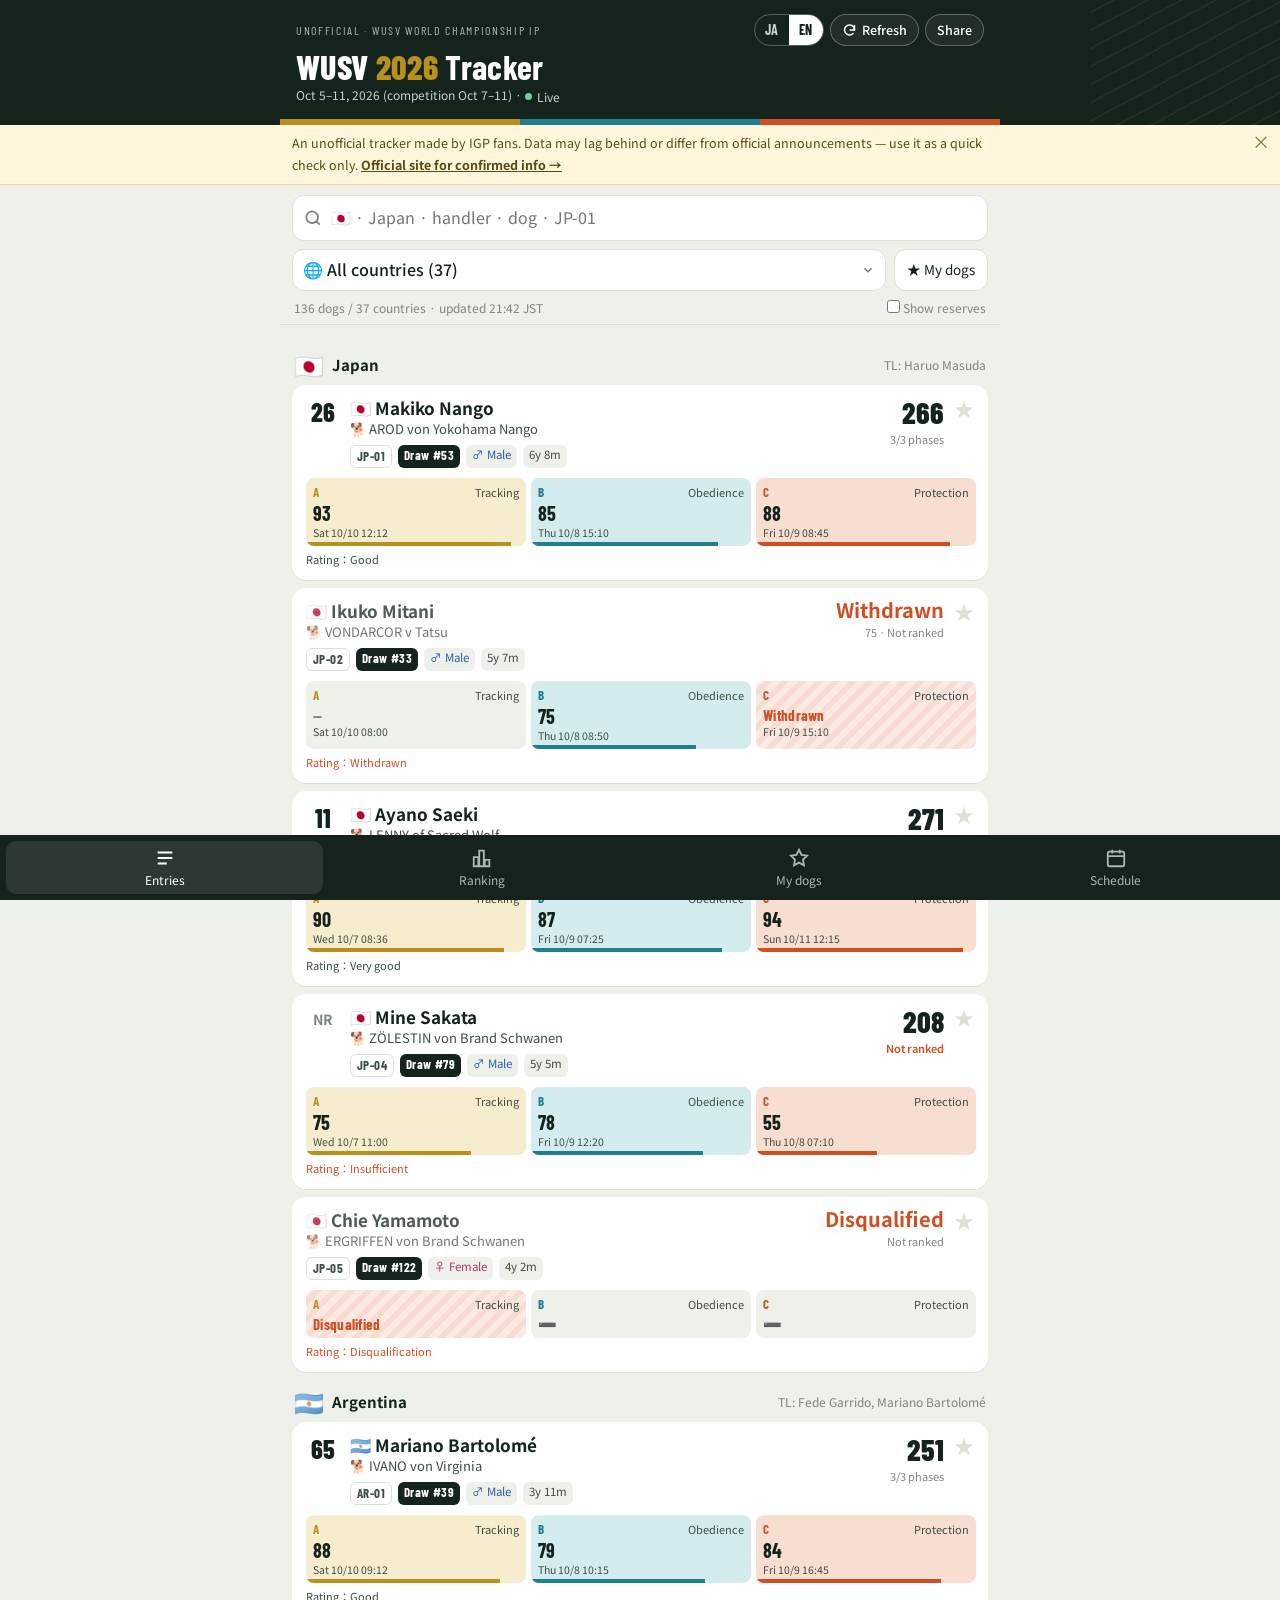
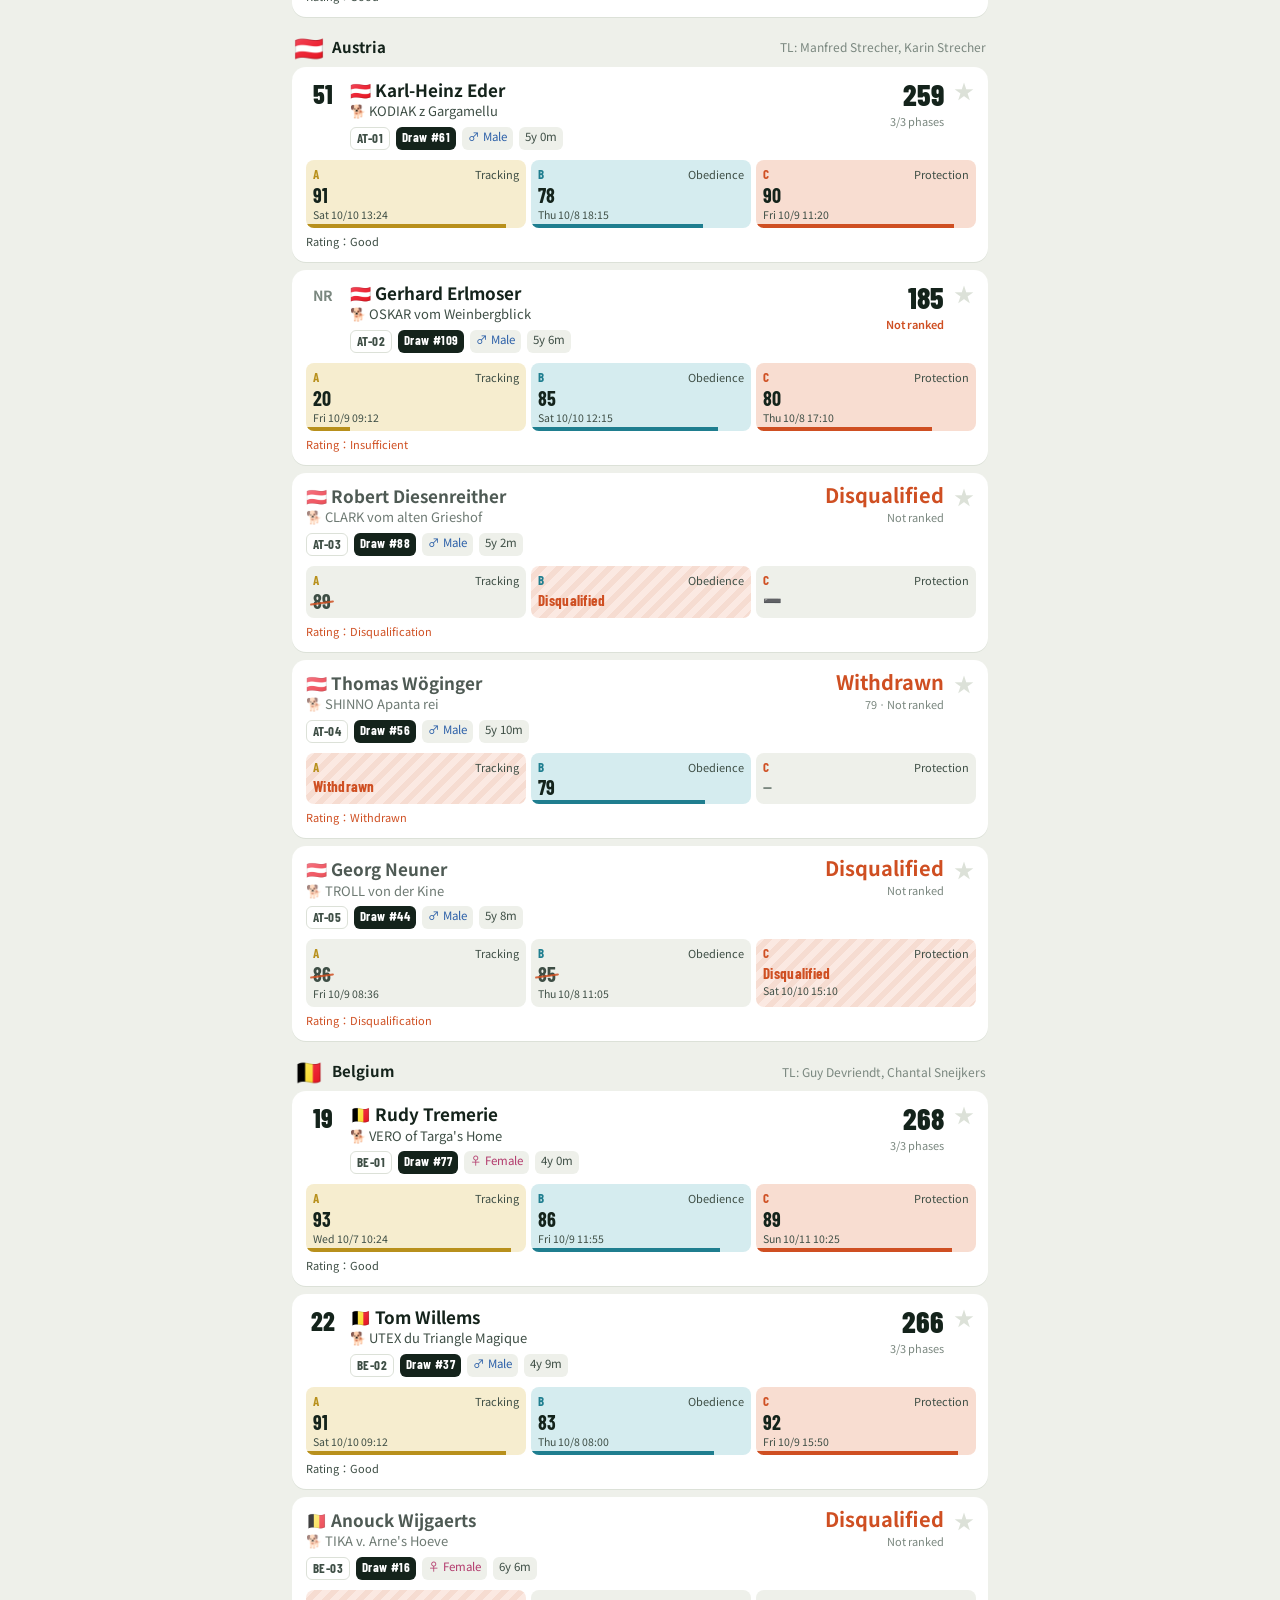
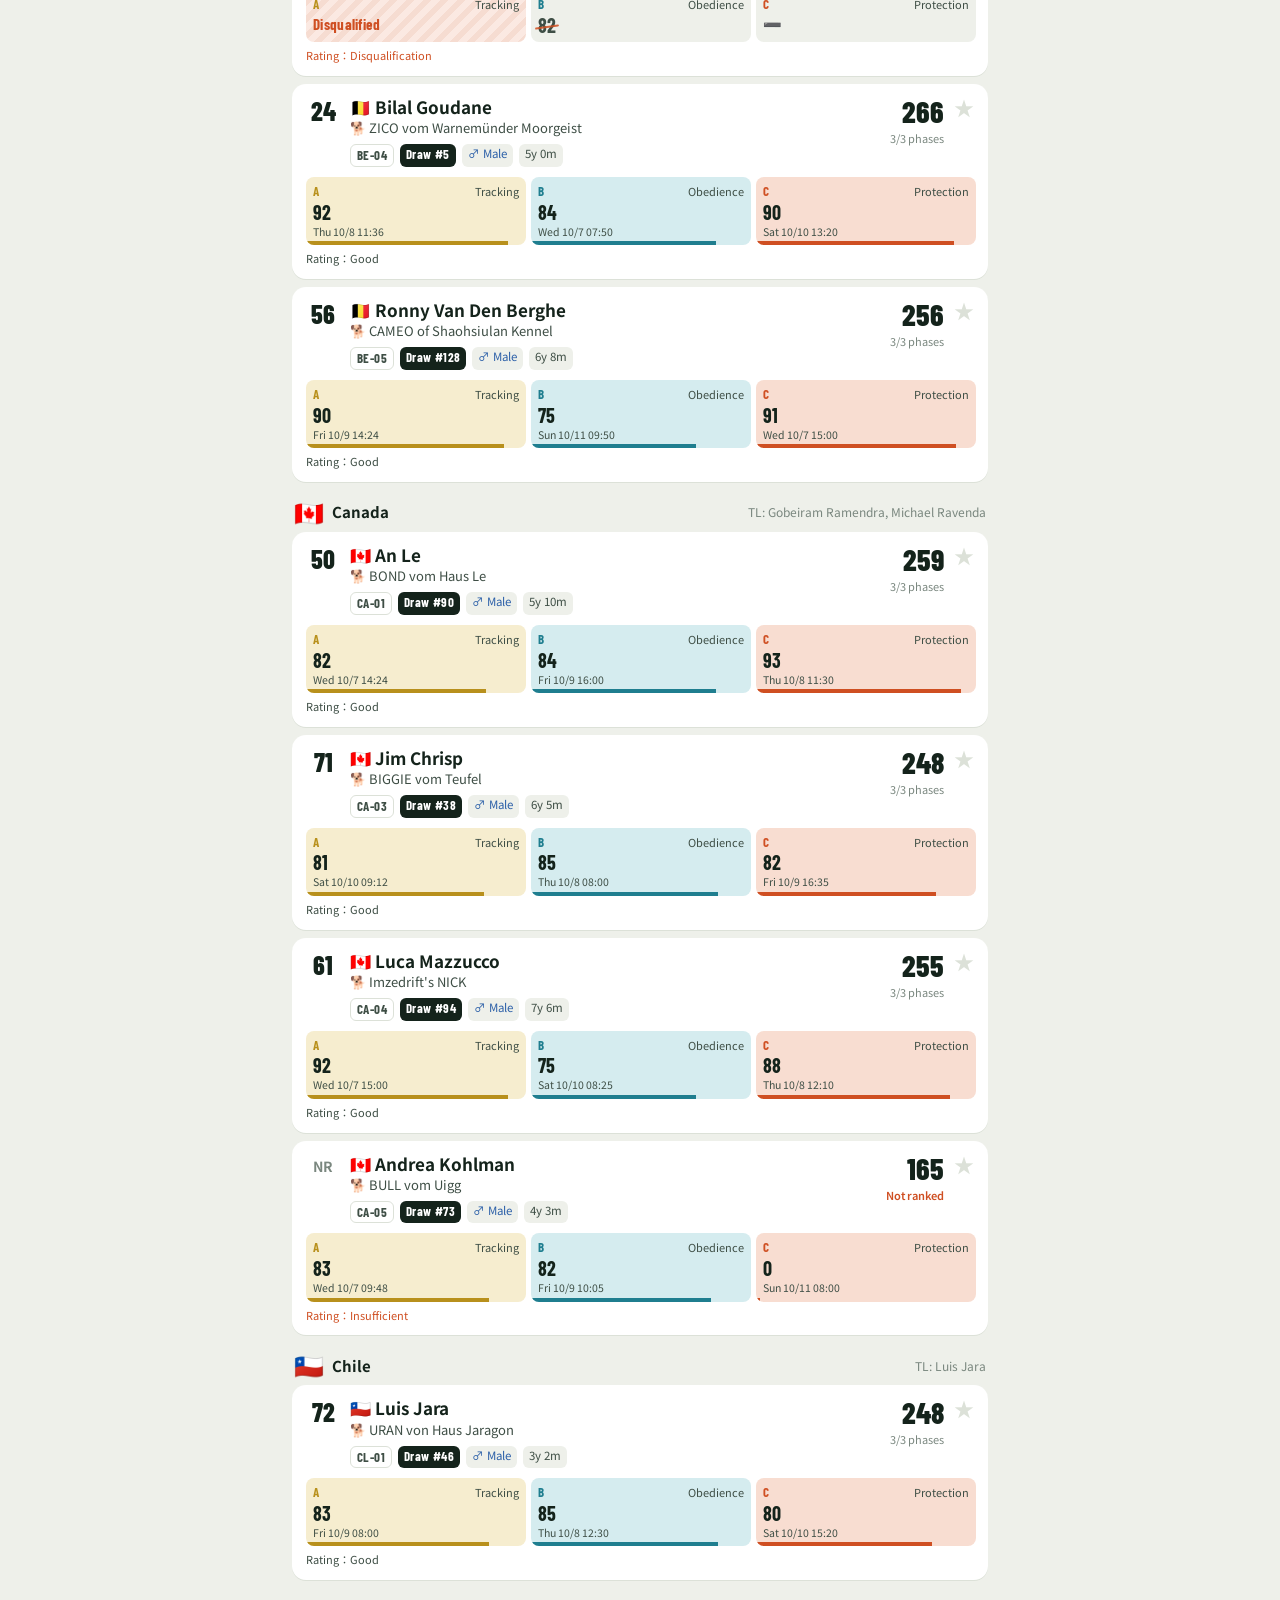
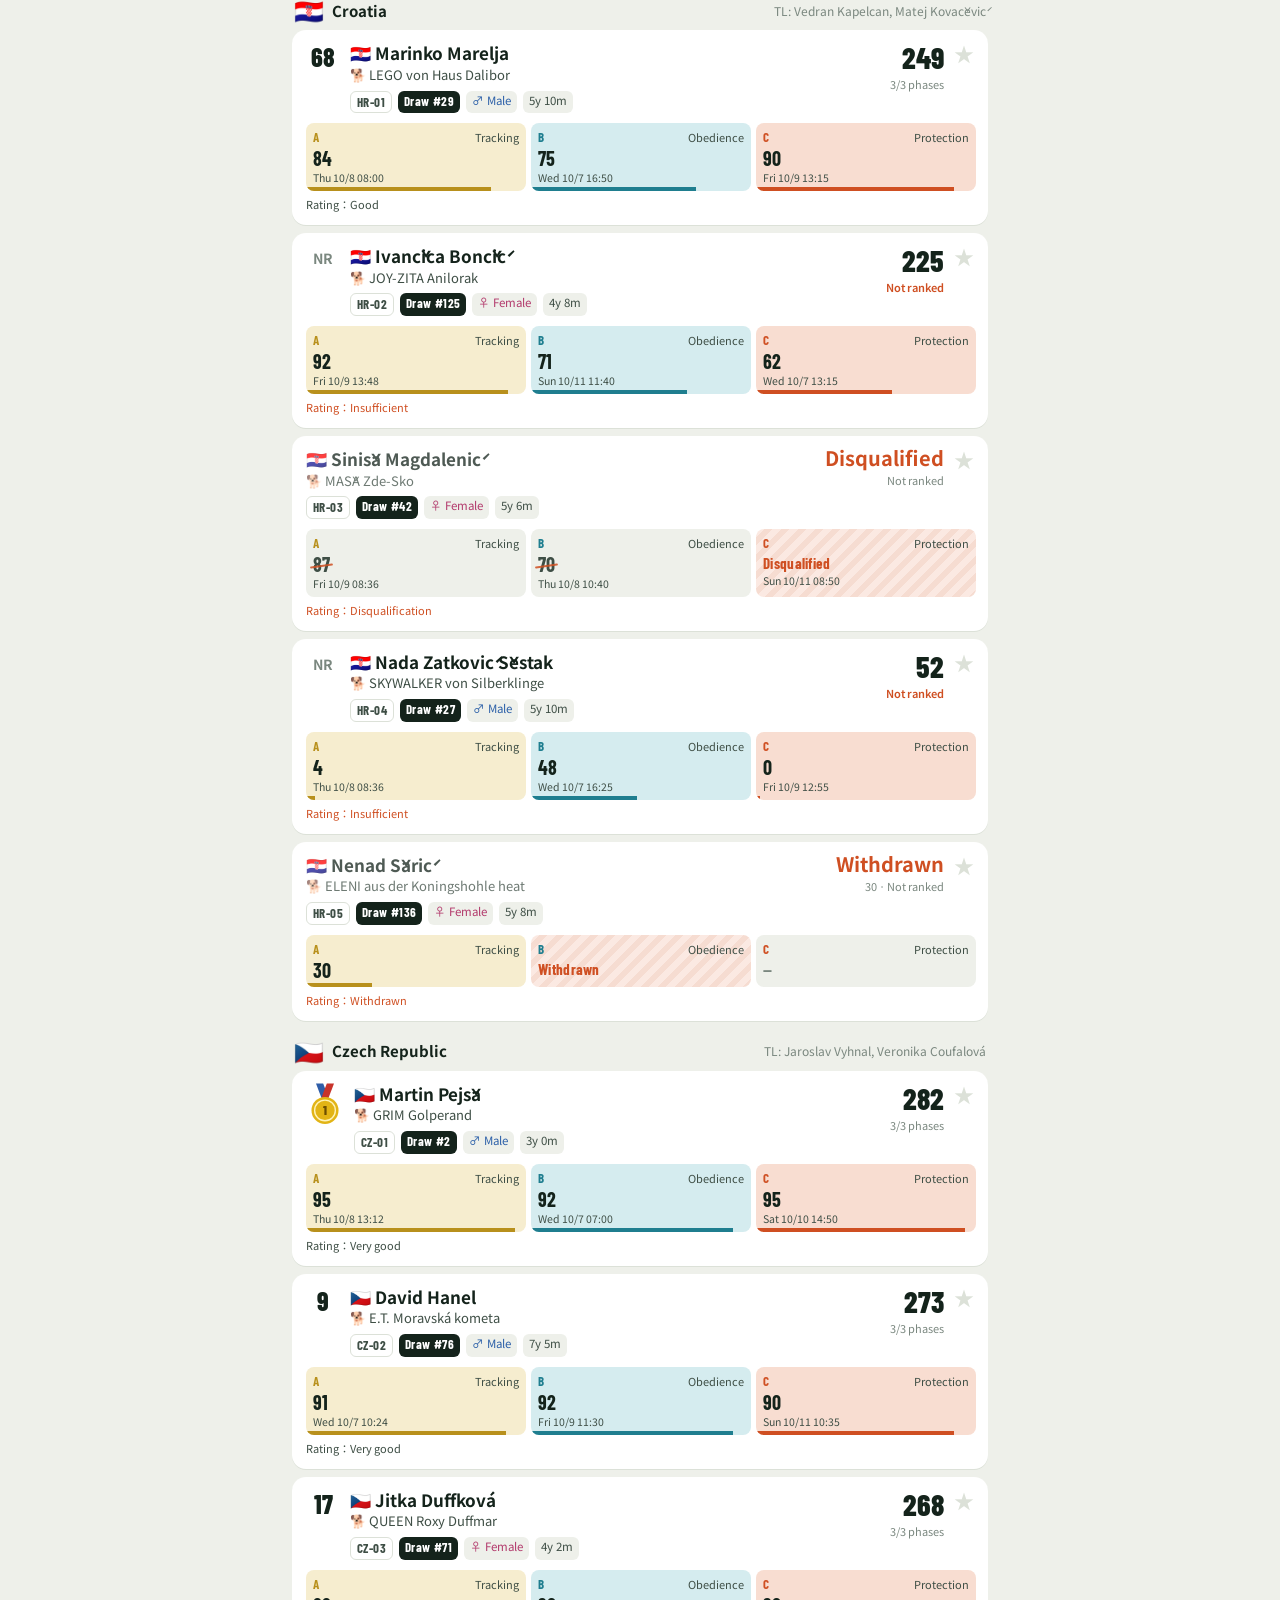
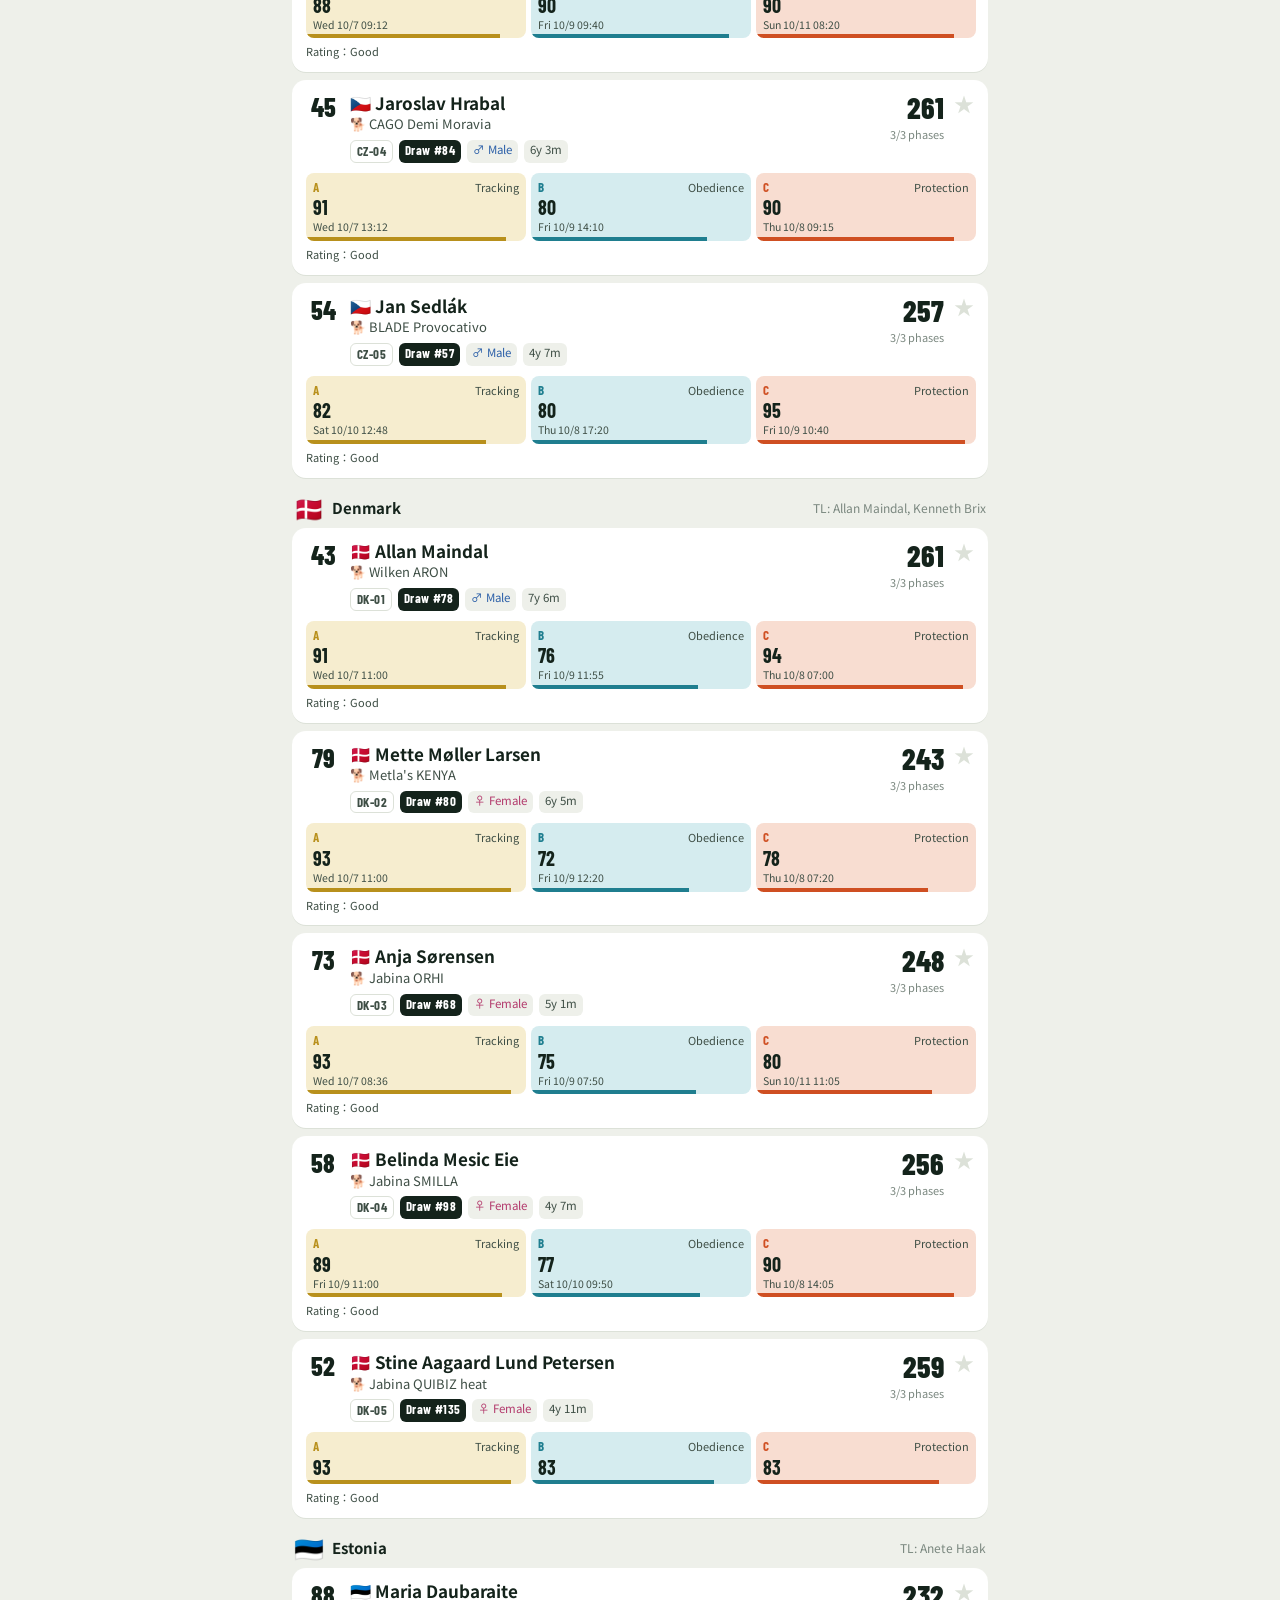
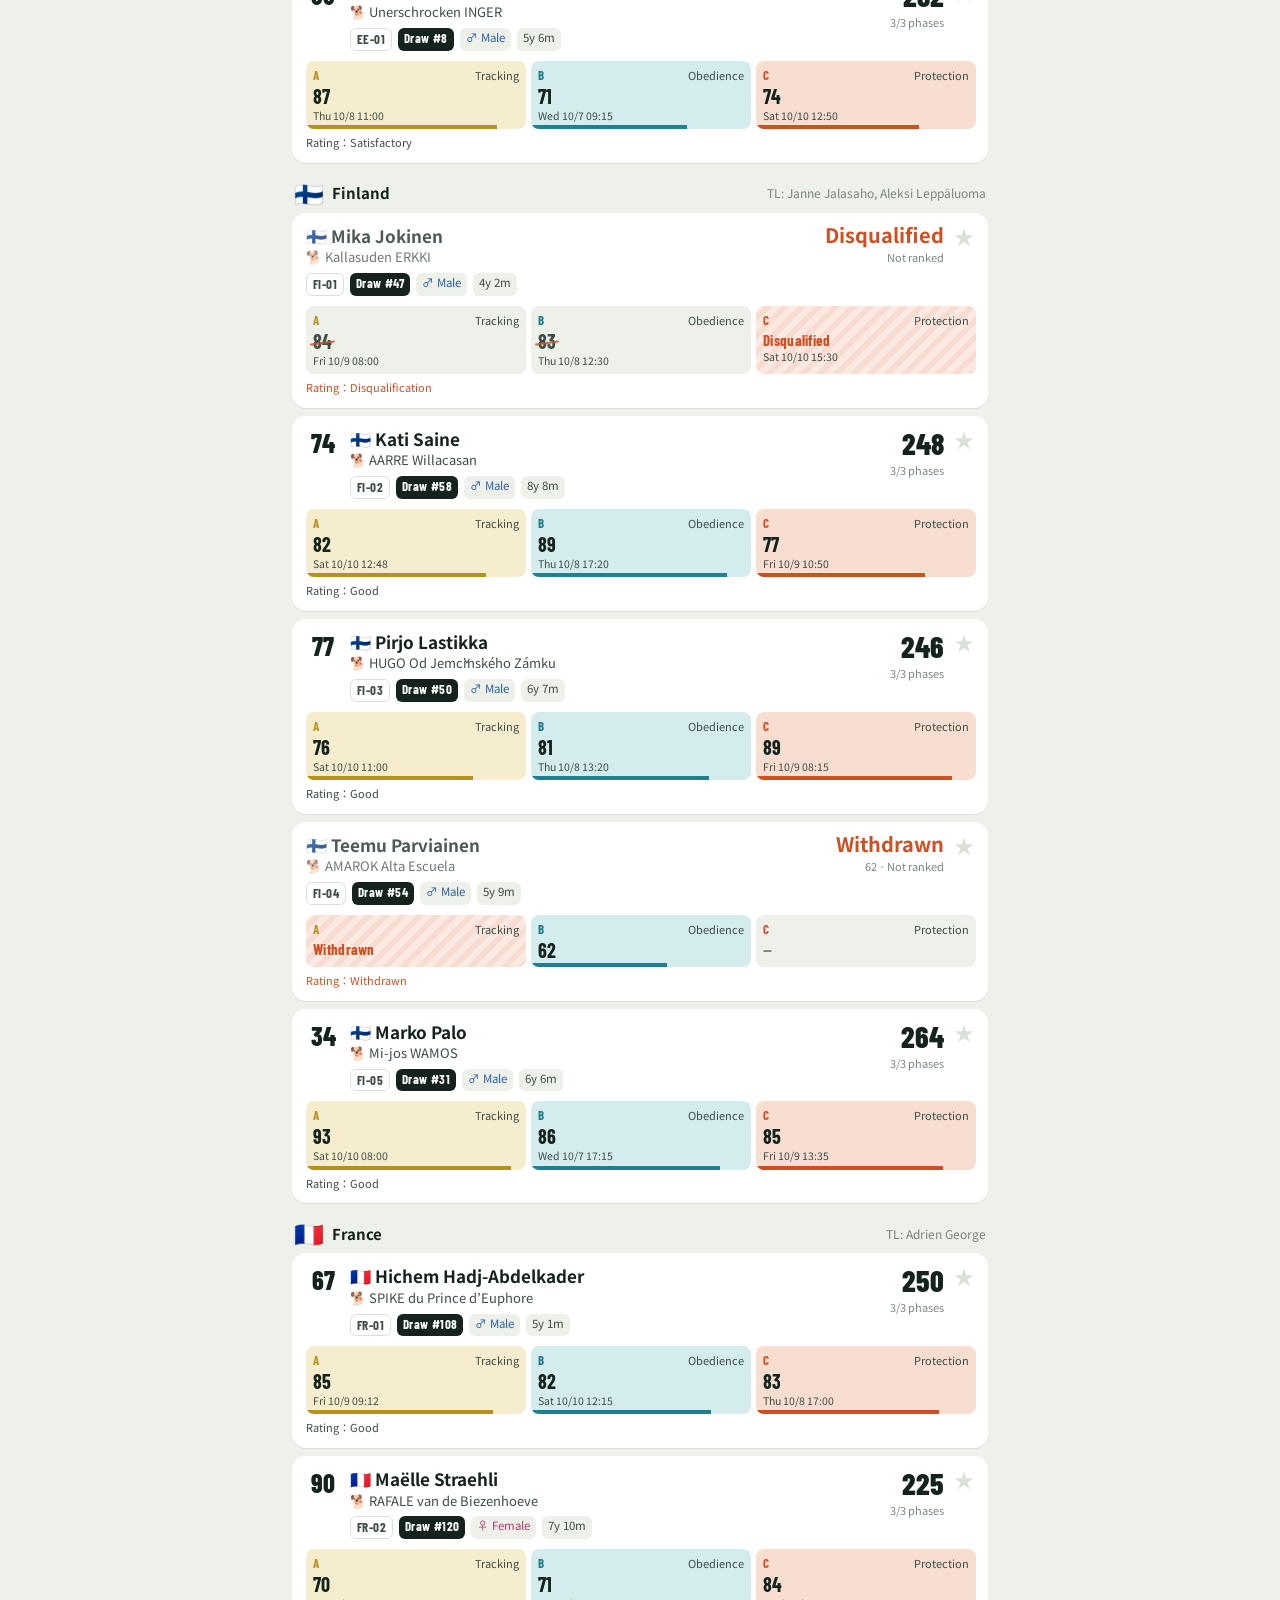
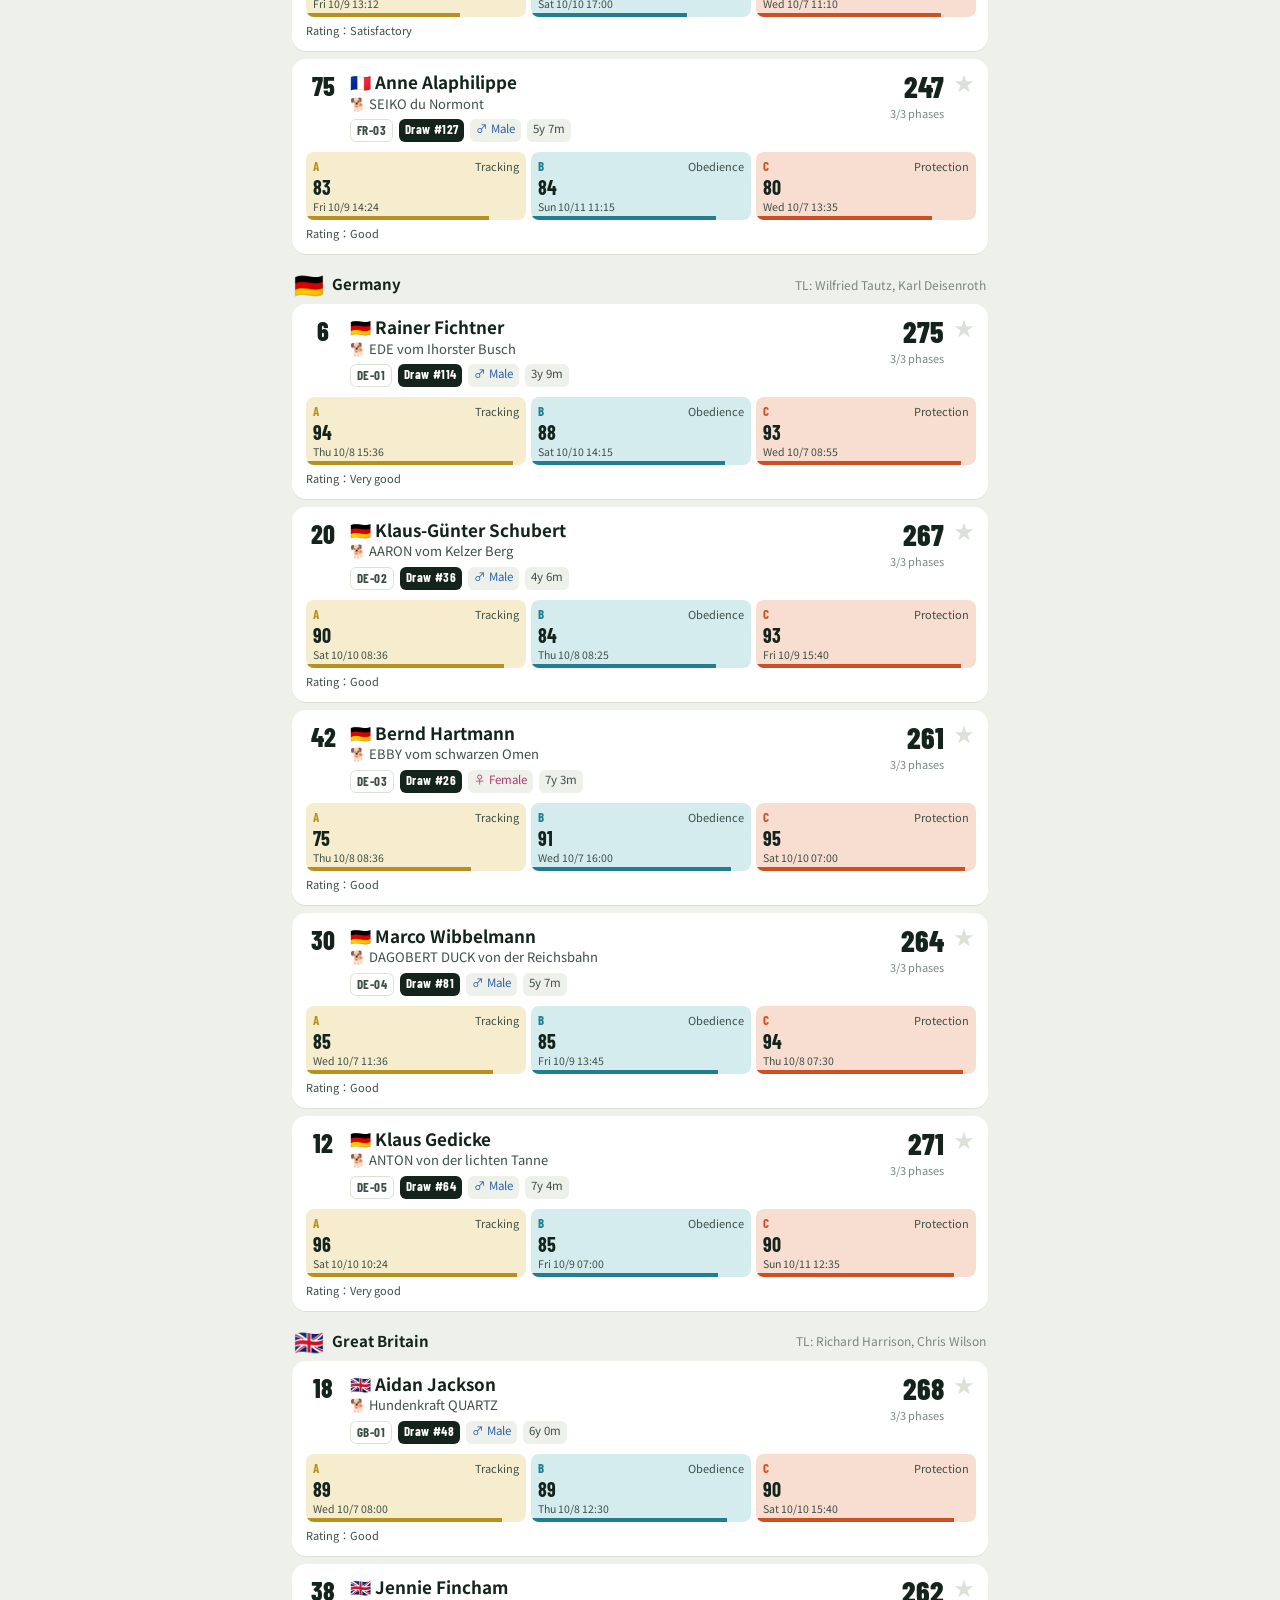
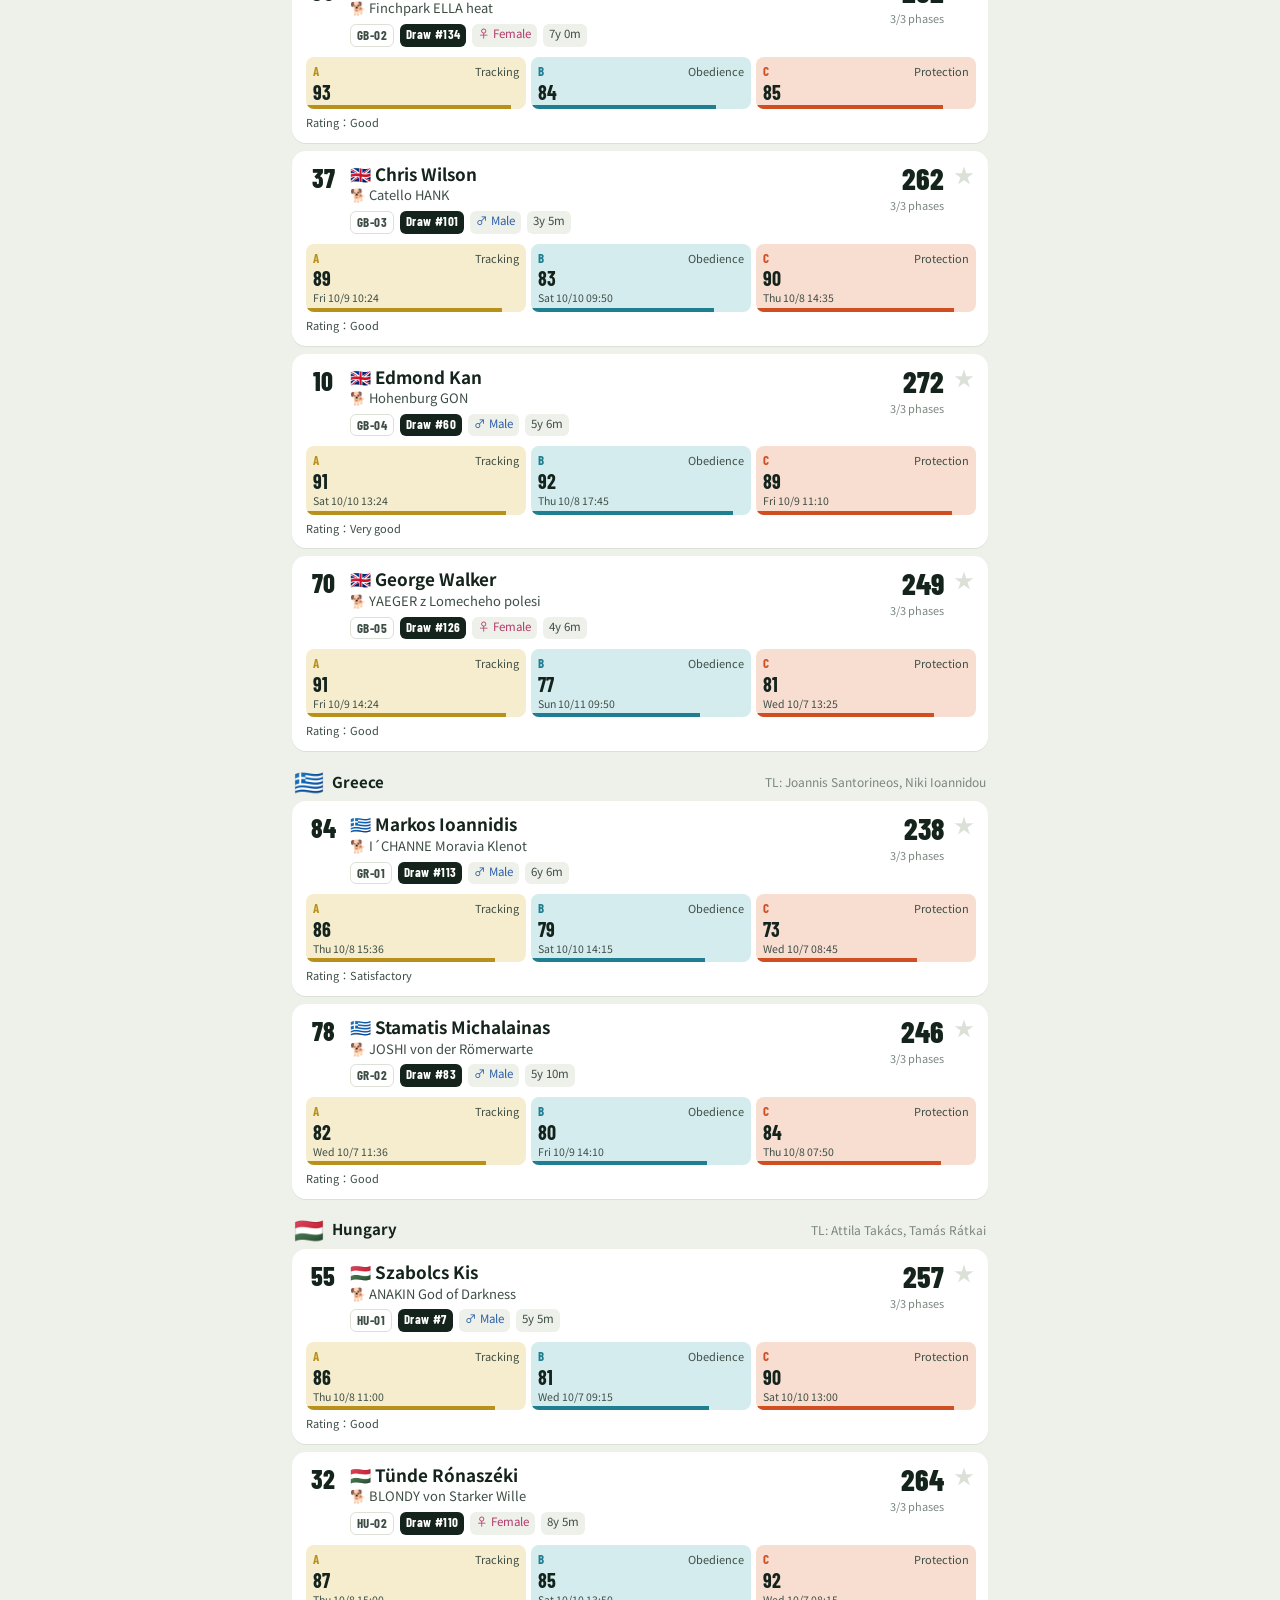
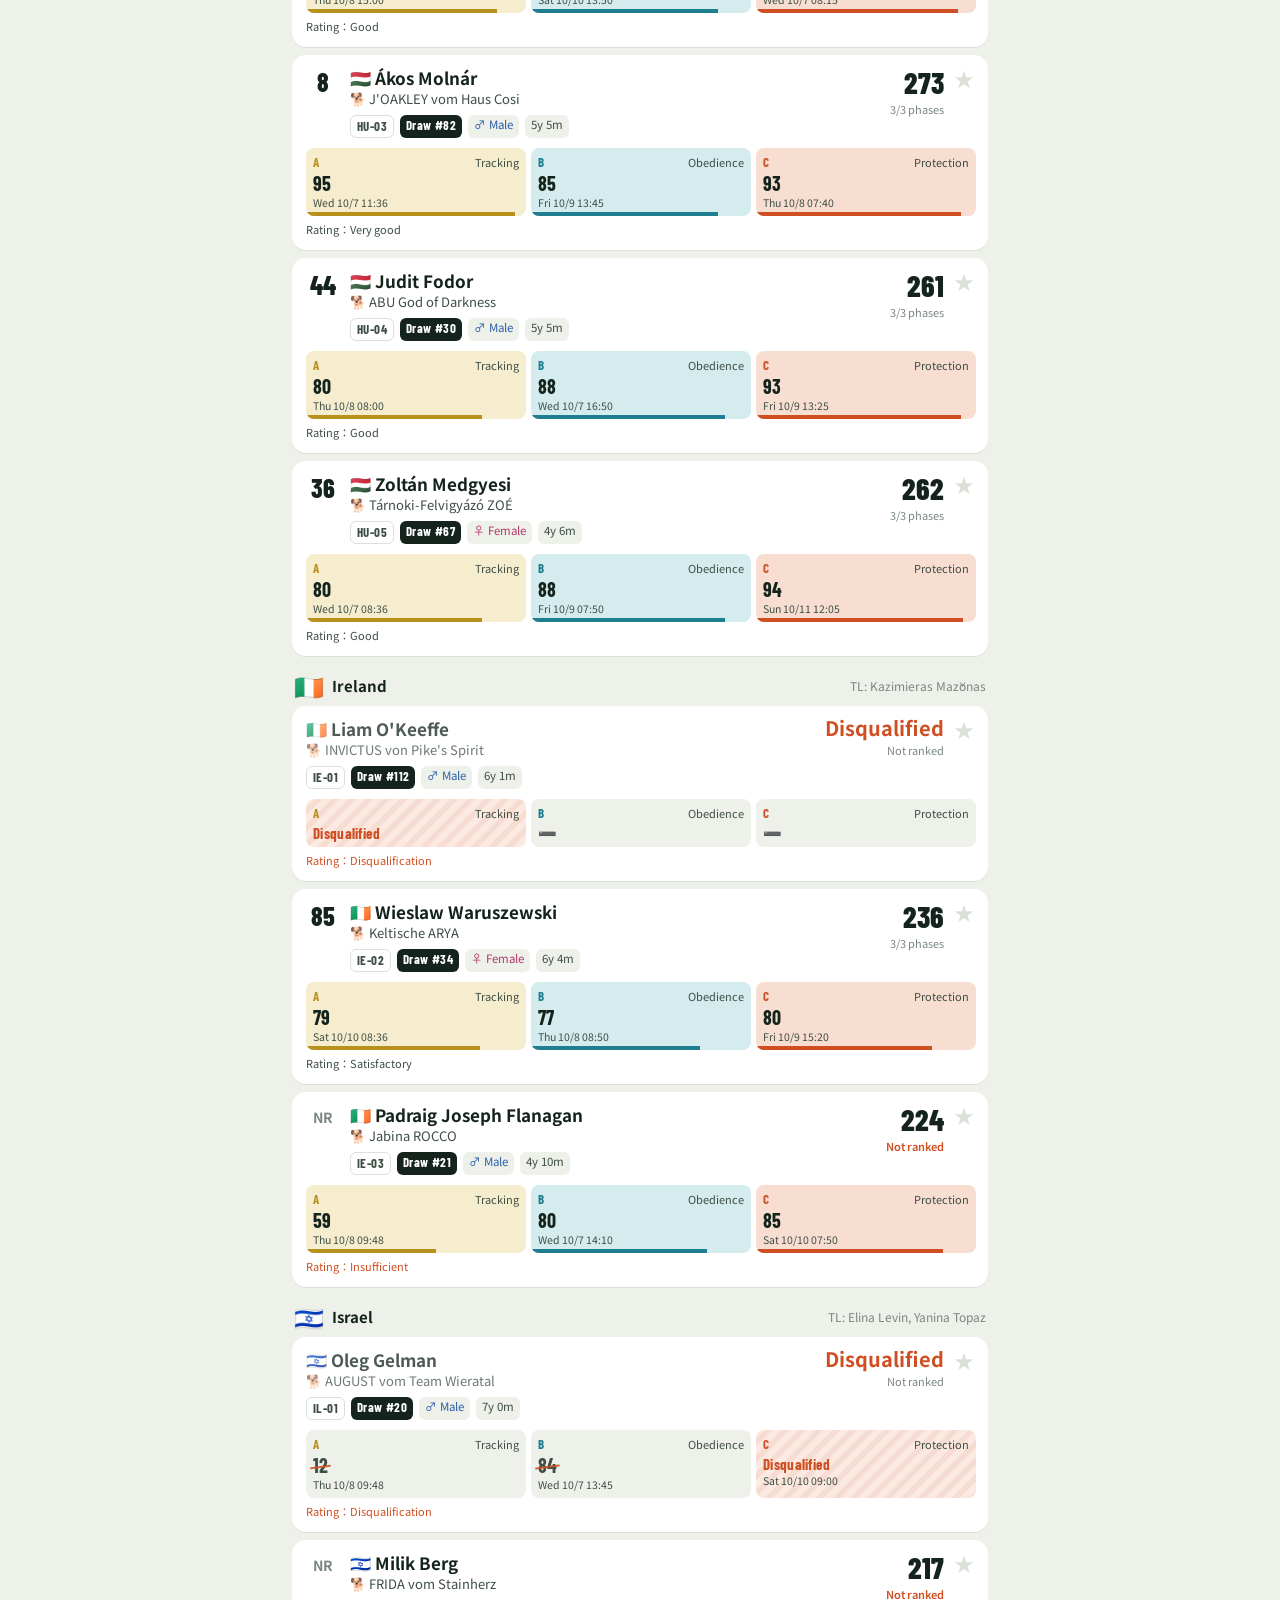
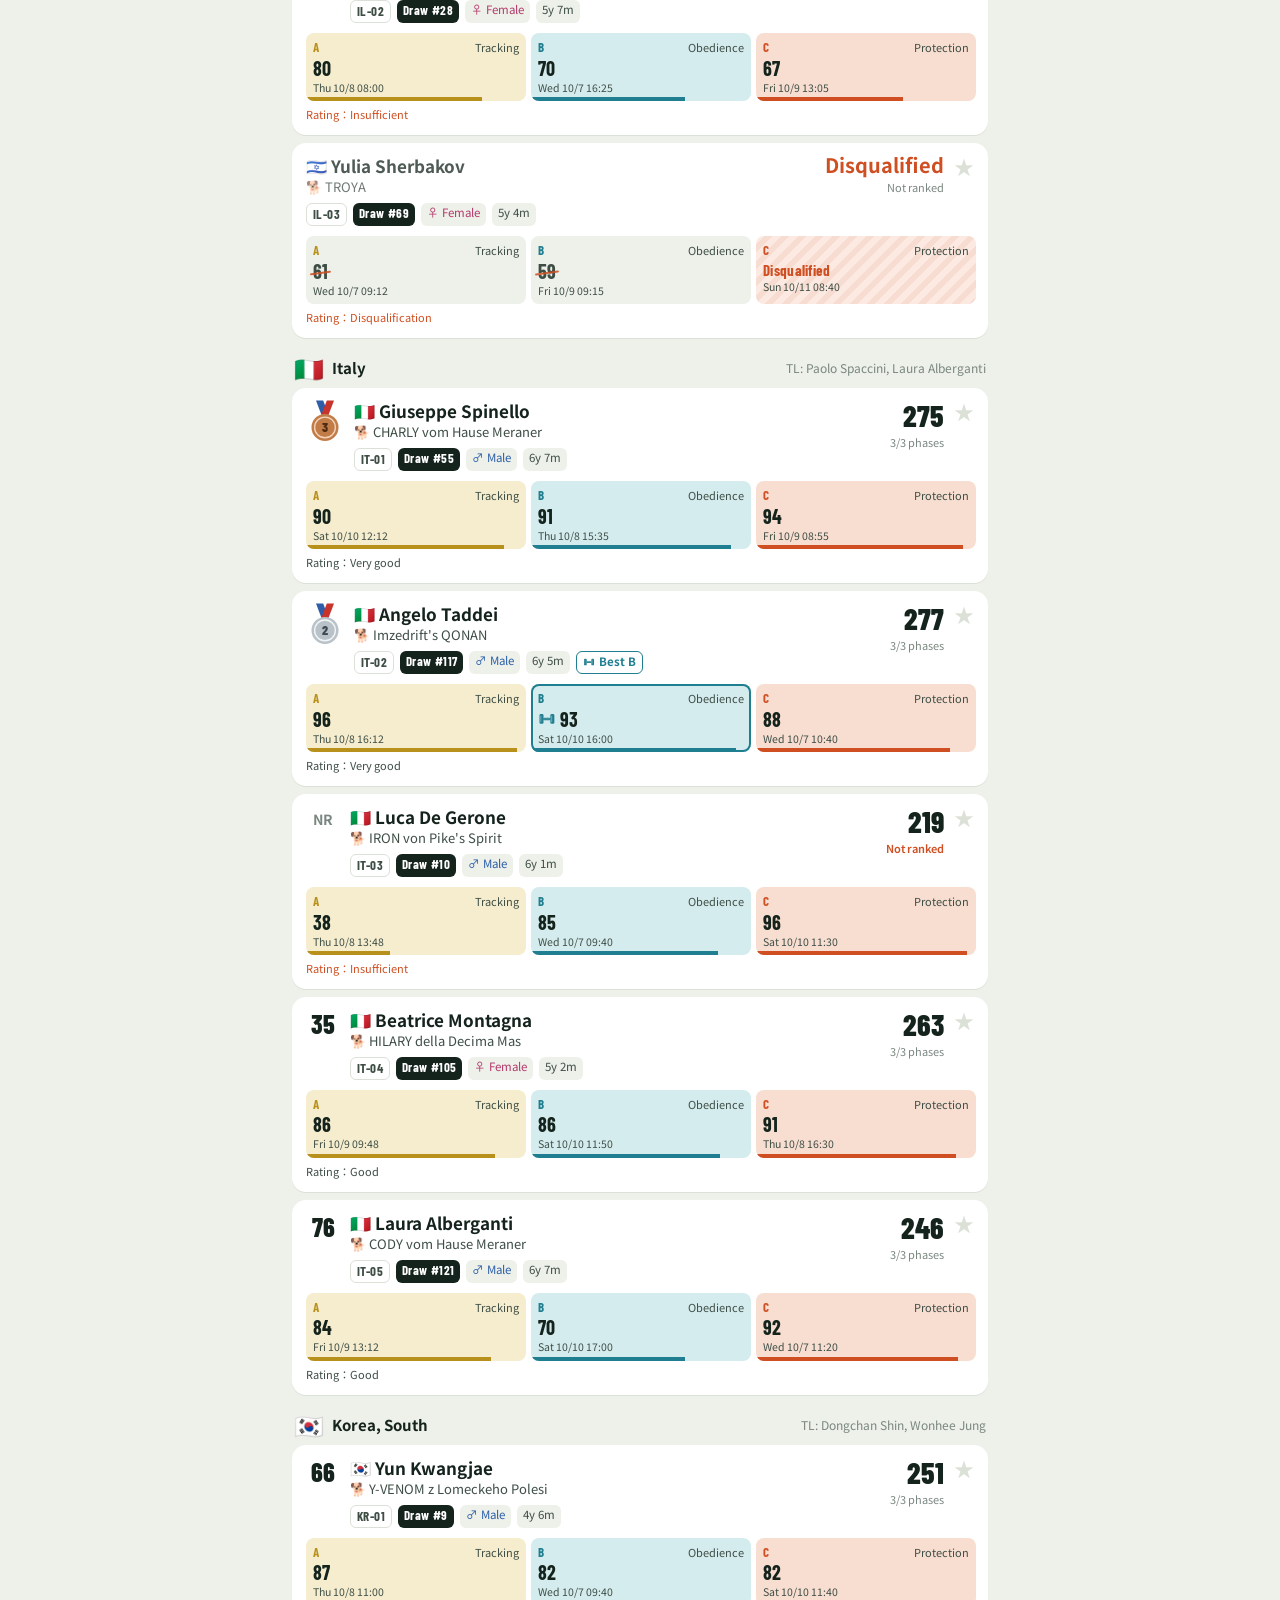
<file: index.html>
<!DOCTYPE html>
<html lang="ja">
<head>
<meta charset="utf-8">
<meta name="viewport" content="width=device-width, initial-scale=1, viewport-fit=cover">
<meta name="theme-color" content="#14231B">
<title>WUSV 2026 Tracker（非公式 / Unofficial）</title>
<meta name="description" content="Unofficial fan-made tracker. WUSV World Championship IP 2026 — A/B/C scores, rankings, start times. 出場選手・成績・スケジュール">
<meta property="og:title" content="WUSV 2026 Tracker（非公式 / Unofficial）">
<meta property="og:description" content="IGPファンによる非公式トラッカー · Unofficial fan-made tracker">
<link rel="preconnect" href="https://fonts.googleapis.com">
<link rel="preconnect" href="https://fonts.gstatic.com" crossorigin>
<link href="https://fonts.googleapis.com/css2?family=Barlow+Condensed:wght@500;600;700;800&family=Noto+Sans+JP:wght@400;500;700&display=swap" rel="stylesheet">
<style>

:root{
  --ink:#14231B; --ink2:#3E4E45; --mute:#7A877F;
  --chalk:#EEF0EA; --card:#FFFFFF; --line:#DCE1D8;
  --a:#B8901C; --a-bg:#F6EDCF;   /* A 追求 — 土 */
  --b:#1F7E8F; --b-bg:#D5ECEF;   /* B 服従 — 芝の影 */
  --c:#CF4F22; --c-bg:#F8DDD1;   /* C 防衛 — スリーブ */
  --gold:#D9A400; --silver:#9AA3A8; --bronze:#B06A3B;
  --disp:"Barlow Condensed",system-ui,sans-serif;
  --body:"Noto Sans JP",system-ui,-apple-system,sans-serif;
}
*{box-sizing:border-box;margin:0;padding:0}
html{-webkit-text-size-adjust:100%}
body{font-family:var(--body);background:var(--chalk);color:var(--ink);font-size:15px;line-height:1.45;padding-bottom:calc(76px + env(safe-area-inset-bottom))}
button,input,select{font:inherit;color:inherit}
:focus-visible{outline:3px solid var(--b);outline-offset:2px;border-radius:6px}

/* ---- header ---- */
.top{background:var(--ink);color:#fff;padding:calc(14px + env(safe-area-inset-top)) 16px 0;position:relative;overflow:hidden}
.top::after{content:"";position:absolute;right:-30px;top:-10px;width:220px;height:140px;
  background:repeating-linear-gradient(-28deg,transparent 0 14px,rgba(255,255,255,.05) 14px 16px);pointer-events:none}
.eyebrow{font-family:var(--disp);letter-spacing:.14em;font-size:12px;color:#A9BAB0;text-transform:uppercase}
h1{font-family:var(--disp);font-weight:800;font-size:34px;line-height:1;letter-spacing:.01em;margin:4px 0 2px}
h1 span{color:var(--a)}
.sub{font-size:12px;color:#C7D2CB}
.rail-legend{display:flex;gap:0;margin:14px -16px 0;height:6px}
.rail-legend i{flex:1}
.rail-legend i:nth-child(1){background:var(--a)}.rail-legend i:nth-child(2){background:var(--b)}.rail-legend i:nth-child(3){background:var(--c)}

/* ---- search ---- */
.bar{position:sticky;top:0;z-index:20;background:var(--chalk);padding:10px 12px 8px;border-bottom:1px solid var(--line)}
.search{display:flex;align-items:center;gap:8px;background:var(--card);border:1.5px solid var(--line);border-radius:12px;padding:0 10px;height:46px}
.search:focus-within{border-color:var(--ink)}
.search input{flex:1;border:0;outline:0;background:transparent;font-size:16px;min-width:0}
.search svg{flex:none;opacity:.55}
.clear{border:0;background:var(--line);width:24px;height:24px;border-radius:50%;font-size:14px;line-height:24px;display:none}
.chips{display:flex;gap:6px;overflow-x:auto;padding:8px 0 2px;scrollbar-width:none}
.chips::-webkit-scrollbar{display:none}
.chip{flex:none;border:1.5px solid var(--line);background:var(--card);border-radius:999px;padding:5px 11px;font-size:13px;white-space:nowrap}
.chip[aria-pressed="true"]{background:var(--ink);border-color:var(--ink);color:#fff}
.chip .f{font-size:15px;margin-right:3px}
.meta{display:flex;justify-content:space-between;align-items:center;font-size:12px;color:var(--mute);padding:6px 2px 0}
.meta select{border:1px solid var(--line);background:var(--card);border-radius:8px;padding:3px 6px;font-size:12px}

/* ---- views ---- */
main{padding:10px 12px}
.view{display:none}.view.on{display:block}
.group-h{display:flex;align-items:center;gap:8px;margin:18px 2px 8px;font-weight:700}
.group-h .f{font-size:24px;line-height:1}
.group-h small{font-weight:400;color:var(--mute);font-size:12px;margin-left:auto;text-align:right}

/* competitor card */
.card{background:var(--card);border-radius:14px;padding:12px 12px 12px 14px;margin-bottom:8px;box-shadow:0 1px 0 var(--line);position:relative}
.card.res{background:repeating-linear-gradient(135deg,#fff 0 10px,#F7F8F4 10px 20px)}
.row1{display:flex;align-items:flex-start;gap:10px}
.rank{font-family:var(--disp);font-weight:800;font-size:26px;line-height:1;min-width:34px;text-align:center;padding-top:2px}
.rank.r1{color:var(--gold)}.rank.r2{color:var(--silver)}.rank.r3{color:var(--bronze)}
.rank.nr{color:var(--line)}
.who{flex:1;min-width:0}
.hdl{font-weight:700;font-size:17px;line-height:1.25;word-break:break-word;color:var(--ink)}
.dog{font-size:13px;color:var(--ink2);margin-top:2px;word-break:break-word}
.tags{display:flex;flex-wrap:wrap;gap:4px 6px;margin-top:6px;font-size:11.5px;color:var(--ink2)}
.tag{background:var(--chalk);border-radius:6px;padding:1px 6px;white-space:nowrap}
.tag.cat{font-family:var(--disp);font-weight:700;font-size:13px;letter-spacing:.03em;background:transparent;border:1px solid var(--line)}
.tag.sx-M{color:#2B5FA8}.tag.sx-F{color:#B2386B}
.tag.rsv{background:var(--ink);color:#fff}
.tot{text-align:right;flex:none}
.tot b{font-family:var(--disp);font-weight:800;font-size:30px;line-height:1;display:block}
.tot span{font-size:11px;color:var(--mute)}
.star{border:0;background:transparent;font-size:20px;line-height:1;padding:2px;color:var(--line);margin-left:-2px}
.star[aria-pressed="true"]{color:var(--gold)}

/* signature: the ABC trail */
.trail{display:grid;grid-template-columns:repeat(3,1fr);gap:5px;margin-top:10px}
.seg{border-radius:8px;padding:5px 7px 6px;position:relative;overflow:hidden;background:var(--chalk)}
.seg .lb{display:flex;justify-content:space-between;align-items:baseline;font-size:11px;color:var(--ink2);position:relative;z-index:1}
.seg .lb em{font-style:normal;font-family:var(--disp);font-weight:700;font-size:13px;letter-spacing:.04em}
.seg .sc{font-family:var(--disp);font-weight:700;font-size:20px;line-height:1.1;position:relative;z-index:1}
.seg .sc.pend{color:var(--mute);font-size:14px;font-weight:600;padding-top:3px}
.seg .fill{position:absolute;left:0;bottom:0;height:4px;width:0;transition:width .6s ease}
.seg.A .fill{background:var(--a)}.seg.B .fill{background:var(--b)}.seg.C .fill{background:var(--c)}
.seg.A.done{background:var(--a-bg)}.seg.B.done{background:var(--b-bg)}.seg.C.done{background:var(--c-bg)}
.seg.A em{color:var(--a)}.seg.B em{color:var(--b)}.seg.C em{color:var(--c)}
.seg .when{font-size:10.5px;color:var(--ink2);position:relative;z-index:1;margin-top:1px;white-space:nowrap;overflow:hidden;text-overflow:ellipsis}
.rating{font-size:11px;margin-top:6px;color:var(--ink2)}
.rating.bad{color:var(--c)}

/* summary strip */
.strip{display:grid;grid-template-columns:repeat(4,1fr);background:var(--card);border-radius:14px;padding:10px 4px;margin-bottom:10px}
.strip div{text-align:center;border-left:1px solid var(--line)}
.strip div:first-child{border-left:0}
.strip b{font-family:var(--disp);font-size:24px;font-weight:800;display:block;line-height:1}
.strip span{font-size:10.5px;color:var(--mute)}

.note{background:var(--card);border-left:4px solid var(--a);border-radius:10px;padding:10px 12px;font-size:13px;color:var(--ink2);margin-bottom:10px}
.note a{color:var(--b);font-weight:500}
.empty{text-align:center;color:var(--mute);padding:40px 10px;font-size:14px}

/* schedule */
.days{display:grid;grid-template-columns:repeat(5,1fr);gap:6px;margin-bottom:10px}
.day{border:1.5px solid var(--line);background:var(--card);border-radius:12px;padding:6px 0;text-align:center}
.day b{font-family:var(--disp);font-size:22px;font-weight:800;display:block;line-height:1}
.day span{font-size:11px;color:var(--ink2)}
.day[aria-pressed="true"]{background:var(--ink);color:#fff;border-color:var(--ink)}
.day[aria-pressed="true"] span{color:#C7D2CB}
.day.today{border-color:var(--c)}
.secs{display:flex;gap:6px;margin-bottom:10px}
.secs .chip{flex:1;text-align:center}
.slot{display:flex;gap:10px;align-items:center;background:var(--card);border-radius:12px;padding:9px 12px;margin-bottom:6px}
.slot time{font-family:var(--disp);font-weight:800;font-size:22px;min-width:58px}
.slot .sb{font-family:var(--disp);font-weight:800;font-size:14px;color:#fff;border-radius:6px;padding:1px 7px}
.sb.A{background:var(--a)}.sb.B{background:var(--b)}.sb.C{background:var(--c)}
.slot .who{font-size:13px}
.plan{background:var(--card);border-radius:14px;overflow:hidden;margin-bottom:10px}
.plan div{display:flex;gap:12px;padding:10px 12px;border-top:1px solid var(--line);font-size:13.5px}
.plan div:first-child{border-top:0}
.plan b{font-family:var(--disp);font-weight:700;font-size:16px;min-width:74px}

/* tab bar */
nav.tabs{position:fixed;left:0;right:0;bottom:0;z-index:30;background:var(--ink);display:grid;grid-template-columns:repeat(3,1fr);padding:6px 6px calc(6px + env(safe-area-inset-bottom))}
nav.tabs button{border:0;background:transparent;color:#A9BAB0;padding:6px 0;border-radius:10px;font-size:12px;display:flex;flex-direction:column;align-items:center;gap:2px}
nav.tabs button svg{width:22px;height:22px}
nav.tabs button[aria-selected="true"]{color:#fff;background:rgba(255,255,255,.1)}
footer{font-size:11px;color:var(--mute);text-align:center;padding:16px 12px 8px}
footer a{color:var(--ink2)}
@media (min-width:720px){main,.bar{max-width:720px;margin-left:auto;margin-right:auto}.top{padding-left:calc(50% - 344px);padding-right:calc(50% - 344px)}}
@media (prefers-reduced-motion:reduce){.seg .fill{transition:none}}

.toprow{display:flex;justify-content:space-between;align-items:flex-start;gap:8px}
.tools{display:flex;gap:6px;flex:none;position:relative;z-index:2}
.tbtn{border:1px solid rgba(255,255,255,.28);background:rgba(255,255,255,.06);color:#fff;border-radius:999px;height:32px;padding:0 11px;font-size:12.5px;font-weight:500;display:flex;align-items:center;gap:5px}
.lang{display:flex;border:1px solid rgba(255,255,255,.28);border-radius:999px;overflow:hidden;height:32px}
.lang button{border:0;background:transparent;color:#C7D2CB;padding:0 10px;font-family:var(--disp);font-weight:700;font-size:14px;letter-spacing:.04em}
.lang button[aria-pressed="true"]{background:#fff;color:var(--ink)}
.live{display:inline-flex;align-items:center;gap:5px}
.live i{width:7px;height:7px;border-radius:50%;background:#6FCF97;box-shadow:0 0 0 0 rgba(111,207,151,.7);animation:pulse 2s infinite}
.live.off i{background:#E0A800;animation:none}
@keyframes pulse{0%{box-shadow:0 0 0 0 rgba(111,207,151,.7)}70%{box-shadow:0 0 0 7px rgba(111,207,151,0)}100%{box-shadow:0 0 0 0 rgba(111,207,151,0)}}
.card.new{box-shadow:0 0 0 2px var(--c)}
.badge{position:absolute;top:-7px;right:12px;background:var(--c);color:#fff;font-family:var(--disp);font-weight:700;font-size:12px;letter-spacing:.06em;border-radius:6px;padding:1px 7px}
.seg.flash{animation:flash 1.6s ease 2}
@keyframes flash{50%{filter:brightness(1.18) saturate(1.3)}}
nav.tabs{grid-template-columns:repeat(4,1fr)}
nav.tabs button{position:relative}
nav.tabs .dot{position:absolute;top:4px;left:calc(50% + 8px);min-width:17px;height:17px;border-radius:9px;background:var(--c);color:#fff;font-size:10.5px;font-weight:700;line-height:17px;padding:0 4px}
.favtools{display:flex;gap:6px;margin-bottom:10px;flex-wrap:wrap}
.favtools .chip{background:var(--card)}
.favtools .chip[aria-pressed="true"]{background:var(--ink);border-color:var(--ink);color:#fff}
.toast{position:fixed;left:50%;bottom:calc(84px + env(safe-area-inset-bottom));transform:translateX(-50%) translateY(20px);opacity:0;background:var(--ink);color:#fff;padding:9px 16px;border-radius:999px;font-size:13px;z-index:50;transition:.25s;pointer-events:none;max-width:90vw;text-align:center}
.toast.on{opacity:1;transform:translateX(-50%) translateY(0)}
.nextup{font-size:11.5px;margin-top:6px;color:var(--b);font-weight:500}
.sheet{position:fixed;inset:0;background:rgba(20,35,27,.55);z-index:60;display:none;align-items:flex-end}
.sheet.on{display:flex}
.sheet>div{background:var(--card);width:100%;border-radius:18px 18px 0 0;padding:18px 16px calc(18px + env(safe-area-inset-bottom));max-width:720px;margin:0 auto}
.sheet h2{font-family:var(--disp);font-size:24px;margin-bottom:6px}
.sheet p{font-size:13px;color:var(--ink2);margin-bottom:12px}
.sheet .url{display:flex;gap:6px}
.sheet .url input{flex:1;min-width:0;border:1.5px solid var(--line);border-radius:10px;padding:10px;font-size:14px;background:var(--chalk)}
.pbtn{border:0;background:var(--ink);color:#fff;border-radius:10px;padding:10px 14px;font-weight:700;font-size:14px}
.pbtn.ghost{background:var(--chalk);color:var(--ink)}
.sheet .row{display:flex;gap:8px;margin-top:10px}
.sheet .row .pbtn{flex:1}
.sheet img{display:block;margin:12px auto 0;width:160px;height:160px;border-radius:8px}

.toprow .eyebrow{white-space:nowrap;overflow:hidden;text-overflow:ellipsis;min-width:0;padding-top:8px}

.disc{display:flex;gap:8px;align-items:flex-start;background:#FFF6DC;border-bottom:1px solid #EAD9A0;color:#5A4A12;font-size:12.5px;line-height:1.5;padding:9px 12px}
.disc[hidden]{display:none}
.disc>span{flex:1}
.disc a{color:#5A4A12;font-weight:700;white-space:nowrap}
.disc button{border:0;background:transparent;font-size:18px;line-height:1;color:#8A7530;padding:0 2px}
.disc{position:relative;padding-right:34px;display:block}.disc a{display:inline-block;margin-top:3px}.disc button{position:absolute;top:7px;right:8px}
footer b{color:var(--ink2);font-weight:700}
@media (min-width:720px){.disc{padding-left:calc(50% - 348px);padding-right:calc(50% - 348px)}}

.filters{display:flex;gap:8px;padding:8px 0 2px}
.ccsel{flex:1;min-width:0;position:relative;display:flex;align-items:center;background:var(--card);border:1.5px solid var(--line);border-radius:12px;height:42px;padding:0 10px}
.ccsel.on{border-color:var(--ink)}
.ccsel .f{font-size:18px;margin-right:6px;pointer-events:none}
.ccsel select{flex:1;min-width:0;border:0;background:transparent;appearance:none;-webkit-appearance:none;font-size:16px;font-weight:500;outline:0;padding-right:18px;height:100%;text-overflow:ellipsis}
.ccsel svg{position:absolute;right:10px;pointer-events:none;opacity:.6}
.filters .chip{height:42px;border-radius:12px;padding:0 12px;font-size:13.5px}

.seg .sc.stx{font-size:15px;font-weight:700;color:var(--c);padding-top:2px;letter-spacing:.02em}
.seg .sc.stx.dash{color:var(--mute)}
.seg.stc{background:repeating-linear-gradient(135deg,#FBE9E2 0 6px,#F6DCD1 6px 12px)}
.tot b.stt{font-size:20px;color:var(--c);font-family:var(--body);font-weight:700}
.card.out .hdl,.card.out .dog{opacity:.75}
.tag.draw{background:var(--ink);color:#fff;font-family:var(--disp);font-weight:700;font-size:13px;letter-spacing:.03em}
button.slot{width:100%;border:0;text-align:left;cursor:pointer}
.slot .go{margin-left:auto;font-size:22px;color:var(--mute)}
.slot.xs{opacity:.6}.slot.xs time{text-decoration:line-through}
.xtag{color:var(--c);font-weight:700}
.sheet>div{max-height:88vh;overflow:auto}
.sheet .card{box-shadow:none;border:1.5px solid var(--line);margin-bottom:4px}

.dayh{font-family:var(--disp);font-weight:800;font-size:18px;letter-spacing:.03em;margin:14px 2px 6px;color:var(--ink2)}
.dayh:first-of-type{margin-top:4px}

/* 失格で没収された配点：数字に太い取り消し線 */
.seg.fzc{background:var(--chalk)}
.seg .sc.fz{color:var(--ink2)}
.seg .sc.fz s{text-decoration:none;position:relative;display:inline-block}
.seg .sc.fz s::after{content:"";position:absolute;left:-3px;right:-3px;top:55%;height:2px;border-radius:2px;background:var(--c);opacity:.85;transform:rotate(-8deg)}
.seg .sc.stx.dash{font-size:15px}

/* 出番が近いマイ選手 */
.nextup.soon{color:#fff;background:var(--c);border-radius:6px;padding:4px 8px;display:inline-block;font-weight:600}
.nextup.soon b{font-weight:800}

/* 通知設定 */
.nset{background:var(--card);border-radius:14px;padding:4px 14px;margin-bottom:10px;box-shadow:0 1px 0 var(--line)}
.nrow{display:flex;align-items:center;justify-content:space-between;gap:12px;padding:11px 0;border-bottom:1px solid var(--line)}
.nrow span:first-child{display:flex;flex-direction:column;min-width:0}
.nrow b{font-size:14px;font-weight:600}
.nrow small{font-size:11.5px;color:var(--mute);margin-top:1px}
.nnote{font-size:11.5px;color:var(--mute);margin:8px 0 6px}
.sw{appearance:none;-webkit-appearance:none;flex:none;width:48px;height:28px;border-radius:999px;background:var(--line);position:relative;transition:.2s;margin:0;cursor:pointer}
.sw::after{content:"";position:absolute;top:3px;left:3px;width:22px;height:22px;border-radius:50%;background:#fff;box-shadow:0 1px 3px rgba(0,0,0,.25);transition:.2s}
.sw:checked{background:var(--b)}
.sw:checked::after{left:23px}
.nok{flex:none;font-size:12.5px;color:var(--b);font-weight:600}
.nng{flex:none;font-size:11.5px;color:var(--c);max-width:45%;text-align:right}
.nset .chip.on{background:var(--ink);color:#fff;border-color:var(--ink)}
#nsetBtn[aria-expanded="true"]{background:var(--ink);border-color:var(--ink);color:#fff}

/* 更新ボタン */
#refreshBtn svg{flex:none}
#refreshBtn.spin svg{animation:spin .8s linear infinite}
@keyframes spin{to{transform:rotate(360deg)}}

/* ランク外（70点未満の科目あり） */
.rank.nrk{font-size:14px;color:var(--mute);font-family:var(--body);font-weight:700;padding-top:6px;letter-spacing:.02em}
.tot .nrl{font-style:normal;color:var(--c);font-weight:600}
.rsep{margin:14px 2px 8px;font-size:12px;font-weight:700;color:var(--c);border-top:2px dashed var(--line);padding-top:10px}

/* 確定順位：メダル */
.rank.md{padding-top:0;min-width:38px}
.medal{width:36px;height:44px;display:block;margin:0 auto}
.medal .rb1{fill:#2F5DA8}.medal .rb2{fill:#C8332B}
.medal text{font-family:var(--disp);font-weight:800;font-size:15px}
.medal.m1 .disc{fill:#E2B415}.medal.m1 .ring{fill:none;stroke:#FFF3B8;stroke-width:1.5}.medal.m1 text{fill:#6B4E00}
.medal.m2 .disc{fill:#B9C2C8}.medal.m2 .ring{fill:none;stroke:#F2F5F7;stroke-width:1.5}.medal.m2 text{fill:#3E4A52}
.medal.m3 .disc{fill:#C27C47}.medal.m3 .ring{fill:none;stroke:#F3D3BB;stroke-width:1.5}.medal.m3 text{fill:#4E2A10}
/* 各科目の最高得点マーク */
.ico{width:1.05em;height:1.05em;vertical-align:-.15em;fill:currentColor}
.tag.best{font-weight:700;border:1.5px solid currentColor;background:var(--card)}
.tag.bA{color:var(--a)}.tag.bB{color:var(--b)}.tag.bC{color:var(--c)}
.seg.best{box-shadow:inset 0 0 0 2px currentColor}
.seg.A.best{color:var(--a)}.seg.B.best{color:var(--b)}.seg.C.best{color:var(--c)}
.seg.best .lb{color:var(--ink2)}
.seg.best .sc{color:var(--ink)}
.seg .sc .mk{font-style:normal;font-size:17px;margin-right:4px;vertical-align:1px}
.seg.A .sc .mk{color:var(--a)}.seg.B .sc .mk{color:var(--b)}.seg.C .sc .mk{color:var(--c)}
/* 確定・暫定の帯 */
.final{background:var(--ink);color:#fff;border-radius:14px;padding:10px 14px;margin-bottom:10px;display:flex;flex-direction:column;gap:2px}
.final b{font-size:15px}.final span{font-size:11.5px;color:#C7D2CB}
.prov{font-size:12px;color:var(--mute);margin:0 2px 8px}
.final .fi{font-style:normal;display:inline-flex;border-radius:5px;padding:1px 2px;background:#fff;margin:0 1px}
.final .fa{color:var(--a)}.final .fb{color:var(--b)}.final .fc{color:var(--c)}

</style>
</head>
<body>
<header class="top">
  <div class="toprow">
    <div class="eyebrow"><span data-i="unoff">非公式</span> · WUSV World Championship IP</div>
    <div class="tools">
      <div class="lang" role="group" aria-label="Language">
        <button data-lang="ja" aria-pressed="true">JA</button><button data-lang="en" aria-pressed="false">EN</button>
      </div>
      <button class="tbtn" id="refreshBtn" aria-label="refresh"><svg width="15" height="15" viewBox="0 0 24 24" fill="none" stroke="currentColor" stroke-width="2.4" stroke-linecap="round" aria-hidden="true"><path d="M20 11a8 8 0 1 0-2.3 5.7"/><path d="M20 4v7h-7"/></svg><span data-i="refresh">更新</span></button>
      <button class="tbtn" id="shareBtn" data-i="share">共有</button>
    </div>
  </div>
  <h1>WUSV <span>2026</span> <b data-i="title">トラッカー</b></h1>
  <div class="sub"><span data-i="dates"></span> · <span class="live" id="live"><i></i><span id="liveTxt"></span></span></div>
  <div class="rail-legend" aria-hidden="true"><i></i><i></i><i></i></div>
</header>

<div class="disc" id="disc" role="note"><span data-i="disc"></span> <a href="https://wusv2026.fci.systems/results.php" target="_blank" rel="noopener" data-i="discLink"></a><button id="discX" aria-label="close">×</button></div>

<div class="bar">
  <label class="search">
    <svg width="20" height="20" viewBox="0 0 24 24" fill="none" stroke="currentColor" stroke-width="2.2" aria-hidden="true"><circle cx="11" cy="11" r="7"/><path d="m20 20-4-4"/></svg>
    <input id="q" type="search" autocomplete="off">
    <button class="clear" id="qx" aria-label="clear">×</button>
  </label>
  <div class="filters">
    <label class="ccsel">
      <select id="cc" aria-label="Country"></select>
      <svg width="14" height="14" viewBox="0 0 24 24" fill="none" stroke="currentColor" stroke-width="2.5" aria-hidden="true"><path d="m6 9 6 6 6-6"/></svg>
    </label>
    <button class="chip" id="favChip" aria-pressed="false"></button>
  </div>
  <div class="meta"><span><span id="count"></span> · <span id="updShort"></span></span>
    <label><input type="checkbox" id="showRes"> <span data-i="showRes"></span></label>
  </div>
</div>

<main>
  <section class="view on" id="v-list"></section>
  <section class="view" id="v-rank"></section>
  <section class="view" id="v-my"></section>
  <section class="view" id="v-sched"></section>
  <footer><b data-i="discShort"></b><br><span data-i="src"></span> <a href="https://wusv2026.fci.systems/participants.php" target="_blank" rel="noopener">fci.systems</a> · <span data-i="upd"></span> <span id="upd">—</span> JST<br><span data-i="tie"></span></footer>
</main>

<nav class="tabs" role="tablist">
  <button role="tab" aria-selected="true" data-v="list"><svg viewBox="0 0 24 24" fill="none" stroke="currentColor" stroke-width="2"><path d="M4 6h16M4 12h16M4 18h10"/></svg><span data-i="tList"></span></button>
  <button role="tab" aria-selected="false" data-v="rank"><svg viewBox="0 0 24 24" fill="none" stroke="currentColor" stroke-width="2"><path d="M8 21V11H3v10h5Zm6 0V4H9v17h5Zm6 0v-7h-5v7h5Z"/></svg><span data-i="tRank"></span></button>
  <button role="tab" aria-selected="false" data-v="my"><svg viewBox="0 0 24 24" fill="none" stroke="currentColor" stroke-width="2"><path d="m12 3 2.7 5.6 6.1.9-4.4 4.3 1 6.1L12 17l-5.4 2.9 1-6.1-4.4-4.3 6.1-.9Z"/></svg><span data-i="tMy"></span><span class="dot" id="myDot" hidden></span></button>
  <button role="tab" aria-selected="false" data-v="sched"><svg viewBox="0 0 24 24" fill="none" stroke="currentColor" stroke-width="2"><rect x="3" y="5" width="18" height="16" rx="2"/><path d="M3 10h18M8 3v4M16 3v4"/></svg><span data-i="tSched"></span></button>
</nav>

<div class="sheet" id="sheet" role="dialog" aria-modal="true"><div id="sheetBody"></div></div>
<div class="toast" id="toast" role="status" aria-live="polite"></div>

<script>
/* ============ i18n ============ */
const I18N = {
  ja: {
    title:"トラッカー", unoff:"非公式", disc:"IGPファンが作った非公式のトラッカーです。公式発表との時間差や変更がある場合があります。簡易チェック用としてお使いください。", discLink:"正式な情報は公式サイトへ →", discShort:"非公式・簡易チェック用。正式な情報は公式サイトでご確認ください。", dates:"2026年10月5日〜11日（競技 7〜11日）", share:"共有",
    ph:"🇯🇵・日本・ハンドラー・犬名・JP-01", showRes:"補欠も表示", all:"すべて", allC:"🌐 すべての国", fav:"★ マイ選手",
    tList:"出場選手", tRank:"順位", tMy:"マイ選手", tSched:"日程",
    src:"データ：公式", upd:"最終更新", tie:"順位は総合点の高い順。同点ならC防衛、それも同点ならB服従、それも同点ならA追求の高い方が上位。1科目でも70点未満があればランク外（順位なし・総合点順に下へ並ぶ）",
    refresh:"更新", refreshing:"更新中…", upToDate:t=>`最新です（${t} 更新）`, gotNew:t=>`新しいデータを読み込みました（${t} 更新）`, refreshFail:"更新できませんでした。通信状態を確認してください。", updAt:t=>`${t} 更新`,
    live:"自動更新中", offline:"オフライン（前回のデータ）", loading:"読み込み中…",
    dogs:(n,c)=>`${n} 頭 / ${c} か国`, rankN:n=>`順位対象 ${n} 頭`, myN:n=>`マイ選手 ${n} 頭`,
    male:"♂ オス", female:"♀ メス", age:(y,m)=>`${y}歳${m}ヶ月`, reserve:"補欠",
    sec:{A:"追求",B:"服従",C:"防衛"}, pend:"未実施", ofN:n=>`${n}/3 科目`,
    rating:"評価", done:"済", st:{W:"棄権",D:"失格",T:"中止",N:"欠場"}, stNote:"順位対象外", drawNo:"", openCard:"選手データを見る", xSched:"取消", entries:"出場頭数",
    none:"該当する選手がいません。検索語を短くするか、国を「すべて」に戻してください。",
    noScores:`まだ成績が出ていません（競技は <b>10月7日（水）</b>開始）。公式に成績が掲載されると、数分以内にここへ自動で反映されます。`,
    openRes:"公式リザルトを開く →", openSched:"公式スケジュールを開く →",
    noSched:`各選手のA・B・C出番時刻（スタートリスト）は、まだ公式発表されていません。発表されると自動でここに表示され、日付・科目・国・名前から探せます。`,
    plan:[["10/5 月","大会期間開始（受付・獣医検査・公式練習）"],["10/7 水","競技開始"],["10/8 木","競技"],["10/9 金","競技"],["10/10 土","競技"],["10/11 日","競技最終日"]],
    wd:["日","月","火","水","木","金","土"], mon:"10月",
    slots:n=>`${n} 件の出番`, compDays:"競技日 10/7〜10/11", noSlot:"この条件の出番はありません。",
    myEmpty:`まだマイ選手がいません。「出場選手」や「順位」でカードの <b>★</b> をタップすると、ここでまとめて追跡できます。得点が入ると <b>NEW</b> と表示されます。`,
    newBadge:"NEW", nextUp:"次の出番", notifyOn:"🔔 通知をオン", notifyOk:"🔔 通知オン（結果・出番30/10分前）", shareFav:"マイ選手を共有", clearNew:"NEWを消す",
    toastNew:n=>`マイ選手の成績が ${n} 件更新されました`,
    nsetT:"通知設定", nRes:"結果の通知", nResS:"マイ選手の点数・失格・棄権が出たとき",
    nSoon:"出番の通知", nSoonS:"マイ選手の出番の30分前・10分前",
    nToast:"画面内のお知らせ", nToastS:"サイトの下に出る短い表示",
    nPhone:"スマホの通知", nPhoneS:"ブラウザの通知を許可すると、画面の上に届きます",
    nPhoneOn:"許可済み", nUnsup:"このブラウザは通知に対応していません",
    nNote:"通知はこのページを開いている間に届きます。設定はこのスマホにだけ保存されます。", on:"オン", off:"オフ",
    bestIn:k=>`${k}最高点`, finalT:"最終順位（確定）", finalS:"全競技が終了しました。🥇🥈🥉＝1〜3位　__IA__ A追求・__IB__ B服従・__IC__ C防衛＝各科目の最高得点", provT:"暫定順位（競技中）",
    nrShort:"外", nrLong:"ランク外", nrSep:"ランク外 — 70点未満の科目がある選手（順位なし・総合点順）",
    resT:"結果", pts:v=>`${v}点`, totalW:"／合計", provRank:r=>`暫定${r}位`,
    shareTitle:"このトラッカーを共有", shareText:"下のURLを送れば、誰でもスマホで開けます（IGPファンによる非公式の簡易トラッカーです）。",
    copy:"コピー", copied:"コピーしました", close:"閉じる", nativeShare:"LINE などで送る",
    favShareTitle:"マイ選手を共有", favShareText:n=>`あなたのマイ選手 ${n} 頭を入れたリンクです。受け取った人は1タップで同じ選手を追跡できます。`,
    importTitle:"マイ選手の追加", importText:n=>`共有リンクに ${n} 頭の選手が含まれています。あなたのマイ選手に追加しますか？`, add:"追加する", skip:"追加しない", added:n=>`${n} 頭を追加しました`,
    notifyDenied:"通知が許可されていません。ブラウザの設定から許可してください。",
    notifyNote:"マイ選手の結果（科目ごとの点数）と、出番の30分前・10分前に通知します（このページを開いている間）。",
    soonT:"まもなく出番", soonIn:m=>`あと${m}分`, soonLocal:"現地", soonNow:"まもなく",
    favAdd:"マイ選手に追加", favDel:"マイ選手から外す"
  },
  en: {
    title:"Tracker", unoff:"Unofficial", disc:"An unofficial tracker made by IGP fans. Data may lag behind or differ from official announcements — use it as a quick check only.", discLink:"Official site for confirmed info →", discShort:"Unofficial · quick check only. Confirm details on the official site.", dates:"Oct 5–11, 2026 (competition Oct 7–11)", share:"Share",
    ph:"🇯🇵 · Japan · handler · dog · JP-01", showRes:"Show reserves", all:"All", allC:"🌐 All countries", fav:"★ My dogs",
    tList:"Entries", tRank:"Ranking", tMy:"My dogs", tSched:"Schedule",
    src:"Data: official", upd:"Updated", tie:"Ranked by total; ties broken by C (Protection), then B (Obedience), then A (Tracking). A phase under 70 means not ranked (listed below, by total)",
    refresh:"Refresh", refreshing:"Refreshing…", upToDate:t=>`Up to date (updated ${t} JST)`, gotNew:t=>`New data loaded (updated ${t} JST)`, refreshFail:"Couldn't refresh. Check your connection.", updAt:t=>`updated ${t} JST`,
    live:"Live", offline:"Offline (last data)", loading:"Loading…",
    dogs:(n,c)=>`${n} dogs / ${c} countries`, rankN:n=>`${n} ranked`, myN:n=>`${n} tracked`,
    male:"♂ Male", female:"♀ Female", age:(y,m)=>`${y}y ${m}m`, reserve:"Reserve",
    sec:{A:"Tracking",B:"Obedience",C:"Protection"}, pend:"Pending", ofN:n=>`${n}/3 phases`,
    rating:"Rating", done:"done", st:{W:"Withdrawn",D:"Disqualified",T:"Terminated",N:"Absent"}, stNote:"Not ranked", drawNo:"Draw", openCard:"View competitor", xSched:"Cancelled", entries:"Entries",
    none:"No matches. Try a shorter search or reset the country filter to “All”.",
    noScores:`No scores yet — competition starts <b>Wed, Oct 7</b>. Scores appear here automatically within minutes of being posted officially.`,
    openRes:"Open official results →", openSched:"Open official schedule →",
    noSched:`Individual A/B/C start times haven’t been published yet. Once they are, they’ll show up here automatically, searchable by day, phase, country or name.`,
    plan:[["Mon 10/5","Event opens (registration, vet check, training)"],["Wed 10/7","Competition starts"],["Thu 10/8","Competition"],["Fri 10/9","Competition"],["Sat 10/10","Competition"],["Sun 10/11","Final day"]],
    wd:["Sun","Mon","Tue","Wed","Thu","Fri","Sat"], mon:"Oct",
    slots:n=>`${n} start slots`, compDays:"Competition Oct 7–11", noSlot:"No start slots for this filter.",
    myEmpty:`No dogs tracked yet. Tap <b>★</b> on any card in Entries or Ranking to follow it here. New scores are marked <b>NEW</b>.`,
    newBadge:"NEW", nextUp:"Next up", notifyOn:"🔔 Turn on alerts", notifyOk:"🔔 Alerts on (results · 30/10 min before)", shareFav:"Share my dogs", clearNew:"Clear NEW",
    toastNew:n=>`${n} new score update(s) for your dogs`,
    nsetT:"Alert settings", nRes:"Result alerts", nResS:"When your dogs get a score, DQ or withdrawal",
    nSoon:"Turn alerts", nSoonS:"30 and 10 min before your dogs' turns",
    nToast:"In-page banner", nToastS:"Short message at the bottom of the page",
    nPhone:"Phone notifications", nPhoneS:"Allow browser notifications to get them on your lock / top screen",
    nPhoneOn:"Allowed", nUnsup:"This browser doesn't support notifications",
    nNote:"Alerts arrive while this page is open. Settings are saved on this device only.", on:"on", off:"off",
    bestIn:k=>`Best ${k}`, finalT:"Final standings", finalS:"All phases finished. 🥇🥈🥉 = 1st–3rd · __IA__ A Tracking · __IB__ B Obedience · __IC__ C Protection = top score in each phase", provT:"Provisional standings (in progress)",
    nrShort:"NR", nrLong:"Not ranked", nrSep:"Not ranked — a phase under 70 (no placing, sorted by total)",
    resT:"Result", pts:v=>`${v} pts`, totalW:"/ total", provRank:r=>`provisional #${r}`,
    shareTitle:"Share this tracker", shareText:"Send this link — anyone can open it on their phone (unofficial fan-made quick tracker).",
    copy:"Copy", copied:"Copied", close:"Close", nativeShare:"Send via apps",
    favShareTitle:"Share my dogs", favShareText:n=>`This link includes your ${n} tracked dogs. Friends can follow the same dogs in one tap.`,
    importTitle:"Add tracked dogs", importText:n=>`This link includes ${n} dogs. Add them to your list?`, add:"Add", skip:"Not now", added:n=>`Added ${n} dogs`,
    notifyDenied:"Notifications are blocked. Allow them in your browser settings.",
    notifyNote:"Alerts for your dogs' results (score per phase) and 30 / 10 min before their turns (while this page is open).",
    soonT:"Up soon", soonIn:m=>`in ${m} min`, soonLocal:"local", soonNow:"now",
    favAdd:"Track this dog", favDel:"Stop tracking"
  }
};
const JA = {AR:"アルゼンチン",AT:"オーストリア",BE:"ベルギー",CA:"カナダ",CL:"チリ",HR:"クロアチア",CZ:"チェコ",DK:"デンマーク",EE:"エストニア",FI:"フィンランド",FR:"フランス",DE:"ドイツ",GR:"ギリシャ",HU:"ハンガリー",IE:"アイルランド",IL:"イスラエル",IT:"イタリア",JP:"日本",KR:"韓国",KW:"クウェート",NL:"オランダ",NO:"ノルウェー",PL:"ポーランド",PT:"ポルトガル",RO:"ルーマニア",RS:"セルビア",SK:"スロバキア",SI:"スロベニア",ES:"スペイン",SE:"スウェーデン",CH:"スイス",TW:"台湾",TR:"トルコ",UA:"ウクライナ",AE:"アラブ首長国連邦",GB:"イギリス",US:"アメリカ",BR:"ブラジル",BG:"ブルガリア",CN:"中国",LV:"ラトビア",LT:"リトアニア",SG:"シンガポール",MX:"メキシコ",AU:"オーストラリア",ZA:"南アフリカ",LU:"ルクセンブルク",IS:"アイスランド",CO:"コロンビア",TH:"タイ"};
const ALIAS = {JP:"にほん にっぽん ジャパン nippon",US:"米国 usa america",GB:"英国 uk england",KR:"korea",AE:"uae",TR:"turkey türkiye",DE:"deutschland",CZ:"czechia"};
const RT_JA = {"excellent":"優秀","very good":"非常に良い","good":"良","satisfactory":"可","insufficient":"不十分","withdrawn":"棄権","disqualification":"失格"};

/* ============ state ============ */
const LS = (k,v) => v===undefined ? JSON.parse(localStorage.getItem("wusv26_"+k)||"null") : localStorage.setItem("wusv26_"+k, JSON.stringify(v));
const params = new URLSearchParams(location.search);
let lang = params.get("lang") || LS("lang") || ((navigator.language||"ja").startsWith("ja") ? "ja" : "en");
const t = k => I18N[lang][k];
let DATA = null, P = [], countries = [], FINAL = false;
let state = {q:"", cc:null, view:"list", res:false, day:null, sec:null,
  fav:new Set(LS("fav")||[]), seen:LS("seen")||{}, fresh:new Set()};
let online = true;

const flag = cc => cc.toUpperCase().replace(/./g, ch => String.fromCodePoint(127397 + ch.charCodeAt(0)));
const cname = cc => lang==="ja" ? (JA[cc] || DATA.countries[cc] || cc) : (DATA.countries[cc] || cc);
const esc = s => String(s??"").replace(/[&<>"]/g, c=>({"&":"&amp;","<":"&lt;",">":"&gt;",'"':"&quot;"}[c]));
const COMP_DAY = new Date("2026-10-07T00:00:00");
const DAYS = ["2026-10-07","2026-10-08","2026-10-09","2026-10-10","2026-10-11"];
const snap = p => [p.a,p.b,p.c,p.t,p.rt,p.ss,p.ax,p.bx,p.cx].join("|");

// 全競技終了の判定：本戦の全選手が「3科目とも点数あり」か「失格・棄権など」。window.__FINAL でデモ用に強制可
function isFinal(){
  if (window.__FINAL!==undefined) return window.__FINAL;
  const act = P.filter(p=>!p.res);
  return act.length>0 && act.every(p=>p.ss || (p.a!=null && p.b!=null && p.c!=null));
}
// 各科目の最高得点（本戦・失格/棄権を除く）。同点は全員
function topScores(){
  const top = {};
  ["a","b","c"].forEach(k=>{ const v = P.filter(p=>!p.res && !p.ss && p[k]!=null).map(p=>p[k]); top[k] = v.length ? Math.max(...v) : null; });
  return top;
}
// オリジナルのマーク（同じ線の太さ・角の丸みで統一。色は各科目の色を継承）
// A 追求：旗と、トラックに置かれた物品3つ
const ICO_A = `<svg class="ico" viewBox="0 0 24 24" aria-hidden="true"><path d="M18 22V2.5" fill="none" stroke="currentColor" stroke-width="2.4" stroke-linecap="round"/><path d="M18.7 3h4.8l-1.8 3 1.8 3h-4.8z" fill="currentColor"/><rect x="1" y="17.4" width="7" height="4.2" rx="1.2" fill="currentColor"/><rect x="2.4" y="18.6" width="4.2" height="1.8" rx=".6" fill="#fff" fill-opacity=".45"/><rect x="7.6" y="11.4" width="7" height="4.2" rx="1.2" fill="currentColor"/><rect x="9" y="12.6" width="4.2" height="1.8" rx=".6" fill="#fff" fill-opacity=".45"/><rect x="1.6" y="5.4" width="7" height="4.2" rx="1.2" fill="currentColor"/><rect x="3" y="6.6" width="4.2" height="1.8" rx=".6" fill="#fff" fill-opacity=".45"/></svg>`;
// B 服従：持来（もってこい）用の木製ダンベル
const ICO_B = `<svg class="ico" viewBox="0 0 24 24" aria-hidden="true"><rect x="7" y="10.3" width="10" height="3.4" rx="1.3" fill="currentColor"/><rect x="2" y="5.5" width="5.4" height="13" rx="1.8" fill="currentColor"/><rect x="16.6" y="5.5" width="5.4" height="13" rx="1.8" fill="currentColor"/><path d="M3.8 8v8M18.4 8v8" stroke="#fff" stroke-opacity=".45" stroke-width="1.1" stroke-linecap="round"/><path d="M8.5 12h7" stroke="#fff" stroke-opacity=".35" stroke-width=".9" stroke-linecap="round"/></svg>`;
// C 防衛：ヘルパーが隠れるブラインド（テント）
const ICO_C = `<svg class="ico" viewBox="0 0 24 24" aria-hidden="true"><path d="M12 2.8 2 20.5h20z" fill="currentColor"/><path d="M12 9.2 8.2 20.5h7.6z" fill="#fff" fill-opacity=".9"/><path d="M12 2.8V1.2" stroke="currentColor" stroke-width="2" stroke-linecap="round"/><path d="M1.5 20.5h21" stroke="currentColor" stroke-width="2.2" stroke-linecap="round"/></svg>`;
const DUMBBELL = ICO_B;
const MARK = {A:ICO_A, B:ICO_B, C:ICO_C};
const MEDAL = r => `<svg class="medal m${r}" viewBox="0 0 40 48" aria-label="${r}"><path class="rb1" d="M10 0h8l6 16h-8z"/><path class="rb2" d="M30 0h-8l-6 16h8z"/><circle class="disc" cx="20" cy="30" r="15"/><circle class="ring" cx="20" cy="30" r="11.5"/><text x="20" y="35.5" text-anchor="middle">${r}</text></svg>`;
function prepare(){
  P = DATA.parts.map(p => {
    const dob = new Date(p.dob+"T00:00:00");
    let m = (COMP_DAY.getFullYear()-dob.getFullYear())*12 + COMP_DAY.getMonth()-dob.getMonth();
    if (COMP_DAY.getDate() < dob.getDate()) m--;
    const hay = [p.cat,p.h,p.d,p.cc,DATA.countries[p.cc]||"",JA[p.cc]||"",ALIAS[p.cc]||"",flag(p.cc)].join(" ").toLowerCase().normalize("NFKC");
    const sc = [p.a,p.b,p.c].filter(v => v!=null);
    return {...p, ageY:Math.floor(m/12), ageM:m%12, hay, done:sc.length,
      sum: p.t!=null ? p.t : (sc.length ? sc.reduce((x,y)=>x+y,0) : null), sched:(DATA.sched||{})[p.cat]||{}, ss:p.ss || (((DATA.sched||{})[p.cat]||{}).x && !sc.length ? "W" : null)};
  });
  countries = [...new Set(P.map(p=>p.cc))];
  const rk = ranked(); const rmap = new Map(rk.map(p=>[p.cat,p.rank]));
  P.forEach(p => { p.rank = rmap.get(p.cat) ?? null; p.nr = !p.res && !p.ss && p.sum!=null && low(p); });
  FINAL = isFinal(); const tp = topScores();
  P.forEach(p => { p.best = FINAL && !p.res && !p.ss ? ["A","B","C"].filter(k=>p[k.toLowerCase()]!=null && p[k.toLowerCase()]===tp[k.toLowerCase()]) : []; });
}
function sortCountries(){
  countries.sort((a,b)=> a==="JP"?-1 : b==="JP"?1 : cname(a).localeCompare(cname(b), lang));
}
// 1科目でも70点未満（Insufficient）があればランク外。順位は 総合点 → C防衛 → B服従 → A追求 の高い順（すべて同じときだけ同順位）
const low = p => [p.a,p.b,p.c].some(v=>v!=null && v<70);
function ranked(){
  const r = P.filter(p=>!p.res && !p.ss && p.sum!=null).sort((x,y)=> (low(x)-low(y)) || (y.sum-x.sum) || ((y.c??-1)-(x.c??-1)) || ((y.b??-1)-(x.b??-1)) || ((y.a??-1)-(x.a??-1)));
  let prev=null, rk=0;
  // 70点未満がある選手は順番には並べるが順位は付けない（ランク外）
  r.forEach((p,i)=>{ if (low(p)){ p.rank=null; p.nr=true; return; } const key=[p.sum,p.c??-1,p.b??-1,p.a??-1].join("|"); if(key!==prev){rk=i+1;prev=key} p.rank=rk; });
  return r;
}
function match(p, ignoreCc){
  if (!ignoreCc && state.cc==="★" && !state.fav.has(p.cat)) return false;
  if (!ignoreCc && state.cc && state.cc!=="★" && p.cc!==state.cc) return false;
  if (!state.res && p.res && !state.fav.has(p.cat)) return false;
  if (!state.q) return true;
  const q = state.q.toLowerCase().normalize("NFKC").trim();
  const ri = [...q].filter(c=>{const k=c.codePointAt(0);return k>=0x1F1E6&&k<=0x1F1FF});
  if (ri.length>=2){ const cc = ri.slice(0,2).map(c=>String.fromCharCode(c.codePointAt(0)-127397)).join(""); return p.cc===cc; }
  return q.split(/\s+/).every(w => p.hay.includes(w));
}
function fmtWhen(w){
  if (!w) return "";
  const [d,tm] = w.split(" "); const dt = new Date(d+"T00:00:00");
  return lang==="ja" ? `${dt.getMonth()+1}/${dt.getDate()}(${t("wd")[dt.getDay()]}) ${tm}` : `${t("wd")[dt.getDay()]} ${dt.getMonth()+1}/${dt.getDate()} ${tm}`;
}
function rtText(rt){ return lang==="ja" ? (RT_JA[rt.toLowerCase()] || rt) : rt; }

/* ============ render ============ */
function stLabel(code){ return t("st")[code] || code; }
// 状態をどの科目欄に出すか：数字でない公式表記があればそれ。無ければ、失格は空欄すべて、棄権・中止は最初の空欄（出番順）
function statusCells(p){
  const out = {};
  ["A","B","C"].forEach(k=>{ const raw = p[k.toLowerCase()+"x"]; if (raw) out[k] = {txt:raw, code:p.ss}; });
  if (!p.ss) return out;
  if (p.ss==="D"){
    // 失格：失格になった科目だけ「失格」、実施済みで没収された科目は配点に取り消し線、未実施は ➖
    const fz = p.fz||{};
    let dq = p.dq || ["A","B","C"].find(k=>out[k]);
    if (!dq){ const blank = ["A","B","C"].filter(k=>p[k.toLowerCase()]==null && fz[k]==null)
      .sort((x,y)=>(p.sched[x]||"9"+x).localeCompare(p.sched[y]||"9"+y)); dq = blank[0]; }
    ["A","B","C"].forEach(k=>{
      const v = p[k.toLowerCase()] ?? fz[k];
      if (k===dq) out[k] = {txt:stLabel("D"), code:"D"};
      else if (v!=null) out[k] = {txt:String(v), code:"fz"};
      else out[k] = {txt:"➖", code:"-"};
    });
    return out;
  }
  const blank = ["A","B","C"].filter(k=>p[k.toLowerCase()]==null && !out[k])
    .sort((x,y)=>(p.sched[x]||"9"+x).localeCompare(p.sched[y]||"9"+y));
  if (!Object.keys(out).length && blank.length){ out[blank[0]]={txt:stLabel(p.ss),code:p.ss}; blank.slice(1).forEach(k=>out[k]={txt:"—",code:"-"}); }
  else blank.forEach(k=>out[k]={txt:"—",code:"-"});
  return out;
}
function seg(p,k,flash){
  const sx = statusCells(p)[k], v = sx && sx.code==="fz" ? null : p[k.toLowerCase()], w = p.sched[k];
  const main = sx && sx.code==="fz" ? `<div class="sc fz"><s>${esc(sx.txt)}</s></div>`
    : v!=null ? `<div class="sc">${v}</div>`
    : sx ? `<div class="sc stx ${sx.code==="-"?"dash":""}">${esc(sx.txt)}</div>`
    : `<div class="sc pend">${t("pend")}</div>`;
  const cls = sx&&sx.code==="fz" ? "fzc" : (sx&&v==null&&sx.code!=="-"?"stc":"");
  const best = (p.best||[]).includes(k);
  return `<div class="seg ${k} ${v!=null?"done":""} ${cls} ${best?"best":""} ${flash&&v!=null?"flash":""}"><div class="lb"><em>${k}</em>${t("sec")[k]}</div>
    ${best ? main.replace('<div class="sc">', `<div class="sc"><i class="mk">${MARK[k]}</i>`) : main}
    ${w?`<div class="when">${esc(fmtWhen(w))}</div>`:""}
    <div class="fill" style="width:${v!=null?Math.max(2,v):0}%"></div></div>`;
}
const NOW = () => window.__NOW ? new Date(window.__NOW) : new Date();
const slotDate = w => new Date(w.replace(" ","T")+":00+02:00");  // 会場（スロベニア, CEST）の時刻
function upcoming(p){
  const now = NOW();
  return ["A","B","C"].filter(k=>p.sched[k] && p[k.toLowerCase()]==null && !p.ss)
    .map(k=>({k,w:p.sched[k],d:slotDate(p.sched[k])}))
    .filter(x=>x.d > new Date(now-3*3600e3)).sort((a,b)=>a.d-b.d)[0];
}
function nextUp(p){
  const n = upcoming(p); if (!n) return "";
  const m = Math.ceil((n.d - NOW())/60000);
  const soon = m <= 30 && m > -15;
  return `<div class="nextup ${soon?"soon":""}">${soon?"🔔":"⏱"} ${t("nextUp")}: ${n.k} ${t("sec")[n.k]} · ${esc(fmtWhen(n.w))}${soon?` · <b>${m>0?t("soonIn")(m):t("soonNow")}</b>`:""}</div>`;
}
// マイ選手の出番 30分前・10分前に通知（このページを開いている間）。同じ出番・同じタイミングは1回だけ
const LEADS = [30, 10];
// 通知の種類ごとのオン・オフ（この端末に保存）。既定はすべてオン
const PREF = () => Object.assign({res:true, soon:true, toast:true}, LS("npref")||{});
const pushOk = () => "Notification" in window && Notification.permission==="granted";
function checkSoon(){
  if (!P.length) return;
  const now = NOW(), done = LS("alerted") || {}, hits = [];
  P.forEach(p=>{
    if (!state.fav.has(p.cat)) return;
    const n = upcoming(p); if (!n) return;
    const m = (n.d - now)/60000;
    LEADS.forEach(L=>{
      const key = `${p.cat}|${n.k}|${n.w}|${L}`;
      if (m <= L && m > L-15 && !done[key]){ done[key] = 1; hits.push({p, n, m:Math.max(0,Math.ceil(m)), L}); }
    });
  });
  if (!hits.length) return;
  LS("alerted", done);
  // 同じ選手で30分前・10分前が同時に該当したら近い方だけ
  const seen = new Set(), list = hits.sort((a,b)=>a.L-b.L).filter(h=>!seen.has(h.p.cat) && seen.add(h.p.cat));
  list.forEach(({p,n,m})=>{
    const tm = n.w.split(" ")[1];
    const line = `${flag(p.cc)} ${p.h}（${p.d}）\n${n.k} ${t("sec")[n.k]} ${tm}（${t("soonLocal")}）· ${t("soonIn")(m)}`;
    if (!PREF().soon) return;
    if (PREF().toast) toast(`🔔 ${t("soonT")}: ${p.h} · ${n.k} ${t("soonIn")(m)}`);
    if (pushOk()){
      try{ new Notification(`🔔 ${t("soonT")} — WUSV 2026`, {body: line, tag:"wusv26-"+p.cat+n.k}); }catch(e){}
    }
  });
  render();
}
function card(p, showRank){
  const fav = state.fav.has(p.cat), fresh = state.fresh.has(p.cat);
  const rk = showRank ? (p.rank ? (FINAL && p.rank<=3 ? `<div class="rank md">${MEDAL(p.rank)}</div>` : `<div class="rank ${p.rank<=3?"r"+p.rank:""}">${p.rank}</div>`) : p.nr ? `<div class="rank nrk">${t("nrShort")}</div>` : "") : "";
  const bestTags = (p.best||[]).map(k=>`<span class="tag best b${k}">${MARK[k]} ${t("bestIn")(k)}</span>`).join("");
  return `<article class="card ${p.res?"res":""} ${fresh?"new":""} ${p.ss?"out":""}" id="c-${esc(p.cat)}">${fresh?`<span class="badge">${t("newBadge")}</span>`:""}
    <div class="row1">${rk}
      <div class="who">
        <div class="hdl">${flag(p.cc)} ${esc(p.h)}</div>
        <div class="dog">🐕 ${esc(p.d)}</div>
        <div class="tags"><span class="tag cat">${esc(p.cat)}</span>${(p.st||p.sched.no)?`<span class="tag draw">${t("drawNo") ? t("drawNo")+" " : ""}#${p.st||p.sched.no}</span>`:""}
          <span class="tag sx-${p.sx}">${p.sx==="F"?t("female"):t("male")}</span>
          <span class="tag">${t("age")(p.ageY,p.ageM)}</span>
          ${p.res?`<span class="tag rsv">${t("reserve")}</span>`:""}${bestTags}</div>
      </div>
      <div class="tot">${p.ss?`<b class="stt">${esc(stLabel(p.ss))}</b><span>${p.sum!=null&&p.ss!=="D"?p.sum+" · ":""}${t("stNote")}</span>`:`<b>${p.sum??"—"}</b><span>${p.nr?`<em class="nrl">${t("nrLong")}</em>`:t("ofN")(p.done)}</span>`}</div>
      <button class="star" data-fav="${esc(p.cat)}" aria-pressed="${fav}" aria-label="${fav?t("favDel"):t("favAdd")}">★</button>
    </div>
    ${p.res?"":`<div class="trail">${seg(p,"A",fresh)}${seg(p,"B",fresh)}${seg(p,"C",fresh)}</div>`}
    ${fav?nextUp(p):""}
    ${p.rt?`<div class="rating ${/insuff|disq|withdr/i.test(p.rt)?"bad":""}">${t("rating")}：${esc(rtText(p.rt))}</div>`:""}
  </article>`;
}
function renderChips(){
  const n = cc => P.filter(p=>p.cc===cc && (state.res || !p.res)).length;
  const sel = el("cc");
  sel.innerHTML = `<option value="">${t("allC")} (${countries.length})</option>` +
    countries.map(cc=>`<option value="${cc}">${flag(cc)} ${esc(cname(cc))}${lang==="ja"?"・"+esc(DATA.countries[cc]):""} (${n(cc)})</option>`).join("");
  sel.value = (state.cc && state.cc!=="★") ? state.cc : "";
  sel.parentElement.classList.toggle("on", !!sel.value);
  const fc = el("favChip"); fc.textContent = `${t("fav")} ${state.fav.size||""}`; fc.setAttribute("aria-pressed", state.cc==="★");
}
function renderList(){
  const list = P.filter(p=>match(p));
  const by = {}; list.forEach(p=>(by[p.cc]=by[p.cc]||[]).push(p));
  const order = countries.filter(c=>by[c]);
  setCount(t("dogs")(list.length, order.length));
  el("v-list").innerHTML = list.length ? order.map(cc=>{
    const L = DATA.leaders[cc];
    return `<div class="group-h"><span class="f">${flag(cc)}</span>${esc(cname(cc))}<small>${lang==="ja"?esc(DATA.countries[cc]):""}${L?`${lang==="ja"?"<br>":""}TL: ${esc(L.join(", "))}`:""}</small></div>` + by[cc].map(p=>card(p,true)).join("");
  }).join("") : `<div class="empty">${t("none")}</div>`;
}
function strip(){
  const act = P.filter(p=>!p.res), c = k => act.filter(p=>p[k]!=null).length;
  return `<div class="strip"><div><b style="color:var(--a)">${c("a")}</b><span>A ${t("done")}</span></div><div><b style="color:var(--b)">${c("b")}</b><span>B ${t("done")}</span></div><div><b style="color:var(--c)">${c("c")}</b><span>C ${t("done")}</span></div><div><b>${act.length}</b><span>${t("entries")}</span></div></div>`;
}
function renderRank(){
  const all = ranked(); const list = all.filter(p=>match(p));
  setCount(t("rankN")(list.filter(p=>p.rank).length));
  let body;
  if (!all.length) body = `<div class="note">${t("noScores")}<br><a href="https://wusv2026.fci.systems/results.php" target="_blank" rel="noopener">${t("openRes")}</a></div>` + P.filter(p=>!p.res && match(p)).map(p=>card(p,false)).join("");
  else {
    const outs = P.filter(p=>!p.res && p.ss && match(p)).sort((a,b)=>"WTND".indexOf(a.ss)-"WTND".indexOf(b.ss) || (b.sum??-1)-(a.sum??-1));
    let sep=false;
    body = (list.length||outs.length) ? list.map(p=>{ const h = p.nr && !sep ? (sep=true, `<div class="rsep">${t("nrSep")}</div>`) : ""; return h + card(p,true); }).join("") + outs.map(p=>card(p,false)).join("") : `<div class="empty">${t("none")}</div>`;
  }
  const fin = FINAL ? `<div class="final"><b>🏁 ${t("finalT")}</b><span>${t("finalS").replace("__IA__",`<i class="fi fa">${ICO_A}</i>`).replace("__IB__",`<i class="fi fb">${ICO_B}</i>`).replace("__IC__",`<i class="fi fc">${ICO_C}</i>`)}</span></div>` : (all.length ? `<div class="prov">${t("provT")}</div>` : "");
  el("v-rank").innerHTML = fin + strip() + body;
}
function nsetPanel(perm){
  const pf = PREF();
  const sw = (k,label,sub) => `<label class="nrow"><span><b>${label}</b><small>${sub}</small></span><input type="checkbox" class="sw" data-np="${k}" ${pf[k]?"checked":""}></label>`;
  const ph = perm==="granted" ? `<span class="nok">✓ ${t("nPhoneOn")}</span>`
    : perm==="denied" ? `<span class="nng">${t("notifyDenied")}</span>`
    : perm==="unsupported" ? `<span class="nng">${t("nUnsup")}</span>`
    : `<button class="chip on" id="notifyBtn">${t("notifyOn")}</button>`;
  return `<div class="nset">
    ${sw("res", t("nRes"), t("nResS"))}
    ${sw("soon", t("nSoon"), t("nSoonS"))}
    ${sw("toast", t("nToast"), t("nToastS"))}
    <div class="nrow"><span><b>${t("nPhone")}</b><small>${t("nPhoneS")}</small></span>${ph}</div>
    <p class="nnote">${t("nNote")}</p>
  </div>`;
}
function renderMy(){
  const list = P.filter(p=>state.fav.has(p.cat) && match(p,true));
  list.sort((a,b)=> (state.fresh.has(b.cat)-state.fresh.has(a.cat)) || ((a.rank??1e9)-(b.rank??1e9)) || a.cat.localeCompare(b.cat));
  setCount(t("myN")(state.fav.size));
  const perm = ("Notification" in window) ? Notification.permission : "unsupported";
  const tools = state.fav.size ? `<div class="favtools">
      <button class="chip" id="nsetBtn" aria-expanded="${!!state.nset}">⚙️ ${t("nsetT")}</button>
      <button class="chip" id="shareFavBtn">${t("shareFav")}</button>
      ${state.fresh.size?`<button class="chip" id="clearNewBtn">${t("clearNew")}</button>`:""}
    </div>${state.nset?nsetPanel(perm):""}` : "";
  el("v-my").innerHTML = tools + (list.length ? list.map(p=>card(p,true)).join("") : `<div class="note">${t("myEmpty")}</div>`);
}
function renderSched(){
  const today = new Date().toISOString().slice(0,10);
  const days = `<div class="days">${DAYS.map(d=>{const dt=new Date(d+"T00:00:00");return `<button class="day ${d===today?"today":""}" data-day="${d}" aria-pressed="${state.day===d}"><b>${dt.getDate()}</b><span>${t("mon")} · ${t("wd")[dt.getDay()]}</span></button>`}).join("")}</div>`;
  const secs = `<div class="secs">${["A","B","C"].map(k=>`<button class="chip" data-sec="${k}" aria-pressed="${state.sec===k}">${k} ${t("sec")[k]}</button>`).join("")}</div>`;
  const slots = [];
  P.filter(p=>match(p)).forEach(p=>["A","B","C"].forEach(k=>{
    const w = p.sched[k]; if(!w) return;
    const [date,time] = w.split(" ");
    if (state.day && date!==state.day) return;
    if (state.sec && state.sec!==k) return;
    slots.push({p,k,date,time,w});
  }));
  slots.sort((x,y)=>x.w.localeCompare(y.w));
  let body;
  if (!Object.keys(DATA.sched||{}).length){
    setCount(t("compDays"));
    body = `<div class="note">${t("noSched")}<br><a href="https://wusv2026.fci.systems/shedule1.php" target="_blank" rel="noopener">${t("openSched")}</a></div>
      <div class="plan">${t("plan").map(([a,b])=>`<div><b>${a}</b>${b}</div>`).join("")}</div>`;
  } else {
    setCount(t("slots")(slots.length));
    let lastD=""; body = slots.length ? slots.map(s=>{ const hd = (!state.day && s.date!==lastD) ? `<div class="dayh">${esc(fmtWhen(s.date+" ").trim())}</div>` : ""; lastD=s.date; return hd + `<button class="slot ${s.p.ss?"xs":""}" data-open="${esc(s.p.cat)}"><time>${esc(s.time)}</time><span class="sb ${s.k}">${s.k}</span><div class="who"><b>${state.fav.has(s.p.cat)?"★ ":""}${flag(s.p.cc)} ${esc(s.p.h)}</b><br>🐕 ${esc(s.p.d)} · ${esc(s.p.cat)}${s.p.sched.no?" · #"+s.p.sched.no:""}${s.p.ss?` · <span class="xtag">${esc(stLabel(s.p.ss))}</span>`:""}</div><span class="go">›</span></button>`; }).join("") : `<div class="empty">${t("noSlot")}</div>`;
  }
  el("v-sched").innerHTML = days + secs + body;
}
const el = id => document.getElementById(id);
const setCount = s => el("count").textContent = s;

function applyLang(){
  document.documentElement.lang = lang;
  document.querySelectorAll("[data-i]").forEach(n=>{ const v=t(n.dataset.i); if(typeof v==="string") n.textContent=v; });
  document.querySelectorAll("[data-lang]").forEach(b=>b.setAttribute("aria-pressed", b.dataset.lang===lang));
  el("q").placeholder = t("ph");
  if (DATA) sortCountries();
}
function render(){
  if (!DATA){ setCount(t("loading")); return; }
  renderChips();
  ({list:renderList,rank:renderRank,my:renderMy,sched:renderSched})[state.view]();
  el("qx").style.display = state.q ? "block" : "none";
  el("upd").textContent = DATA.updated || "—";
  el("updShort").textContent = DATA.updated ? t("updAt")((DATA.updated.split(" ")[1]||DATA.updated)) : "";
  el("liveTxt").textContent = online ? t("live") : t("offline");
  el("live").classList.toggle("off", !online);
  const d = el("myDot"); d.hidden = !state.fresh.size; d.textContent = state.fresh.size;
}

/* ============ live data ============ */
async function load(first){
  try{
    const r = await fetch("data.json?_=" + Date.now(), {cache:"no-store"});
    if (!r.ok) throw new Error(r.status);
    const d = await r.json();
    online = true;
    if (!first && DATA && d.updated === DATA.updated) { render(); return "same"; }
    DATA = d; LS("cache", d); prepare(); sortCountries(); detectChanges(first);
  }catch(e){
    online = false;
    if (!DATA){ const c = LS("cache"); if (c){ DATA = c; prepare(); sortCountries(); } }
    render(); return "fail";
  }
  render(); return "new";
}
async function manualRefresh(){
  const b = el("refreshBtn"); if (b.classList.contains("spin")) return;
  b.classList.add("spin"); b.querySelector("span").textContent = t("refreshing");
  const t0 = Date.now(), r = await load(false);
  await new Promise(z=>setTimeout(z, Math.max(0, 600-(Date.now()-t0))));
  b.classList.remove("spin"); b.querySelector("span").textContent = t("refresh");
  const tm = DATA && DATA.updated ? (DATA.updated.split(" ")[1]||DATA.updated) : "—";
  toast(r==="fail" ? t("refreshFail") : r==="new" ? t("gotNew")(tm) : t("upToDate")(tm));
  if (r!=="fail") checkSoon();
}
// マイ選手の成績・状態の変化を検出。科目ごとに「何点が出たか」を通知（ページを開き直したときも、前回見た状態との差を通知）
function detectChanges(first){
  let n = 0; const msgs = [];
  const sv = state.seenV || (state.seenV = LS("seenV") || {});
  P.forEach(p=>{
    if (!state.fav.has(p.cat)) return;
    const s = snap(p), cur = {a:p.a,b:p.b,c:p.c,ss:p.ss||null};
    if (state.seen[p.cat] === undefined || !sv[p.cat]){ if (state.seen[p.cat] === undefined) state.seen[p.cat] = s; sv[p.cat] = cur; return; }
    const old = sv[p.cat] || {};
    if (state.seen[p.cat] !== s){ if (!state.fresh.has(p.cat)) n++; state.fresh.add(p.cat); state.seen[p.cat] = s; }
    const parts = [];
    ["a","b","c"].forEach(k=>{ if (cur[k]!=null && cur[k]!==old[k]) parts.push(`${k.toUpperCase()} ${t("sec")[k.toUpperCase()]} ${t("pts")(cur[k])}`); });
    if (cur.ss && cur.ss!==old.ss) parts.push(stLabel(cur.ss));
    if (parts.length){
      const tail = cur.ss ? "" : ` ${t("totalW")} ${p.sum}${p.rank?` · ${t("provRank")(p.rank)}`:p.nr?` · ${t("nrLong")}`:""}`;
      msgs.push({p, line:`${parts.join(" · ")}${tail}`});
    }
    sv[p.cat] = cur;
  });
  LS("seen", state.seen); LS("seenV", sv); LS("freshList", [...state.fresh]);
  if (!msgs.length || !PREF().res) return;
  if (PREF().toast) toast(msgs.length===1 ? `📣 ${msgs[0].p.h}: ${msgs[0].line}` : t("toastNew")(msgs.length));
  if (pushOk()){
    msgs.slice(0,5).forEach(({p,line})=>{
      try{ new Notification(`📣 ${t("resT")} — ${flag(p.cc)} ${p.h}`, {body:`🐕 ${p.d}\n${line}`, tag:"wusv26r-"+p.cat}); }catch(e){}
    });
  }
}
function markSeen(){
  P.forEach(p=>{ if (state.fav.has(p.cat)) state.seen[p.cat] = snap(p); });
  state.fresh.clear(); LS("seen", state.seen); LS("freshList", []);
}
function toast(msg){ const x=el("toast"); x.textContent=msg; x.classList.add("on"); clearTimeout(toast.t); toast.t=setTimeout(()=>x.classList.remove("on"),3200); }

/* ============ share ============ */
const baseUrl = () => location.origin + location.pathname;
function openSheet(title, text, url){
  const qr = "https://api.qrserver.com/v1/create-qr-code/?size=320x320&margin=8&data=" + encodeURIComponent(url);
  el("sheetBody").innerHTML = `<h2>${esc(title)}</h2><p>${esc(text)}</p>
    <div class="url"><input id="shareUrl" readonly value="${esc(url)}"><button class="pbtn" id="copyBtn">${t("copy")}</button></div>
    <img src="${qr}" alt="QR" loading="lazy">
    <div class="row">${navigator.share?`<button class="pbtn" id="nativeBtn">${t("nativeShare")}</button>`:""}<button class="pbtn ghost" id="closeBtn">${t("close")}</button></div>`;
  el("sheet").classList.add("on");
  el("copyBtn").onclick = async ()=>{ try{ await navigator.clipboard.writeText(url); }catch(e){ el("shareUrl").select(); document.execCommand("copy"); } toast(t("copied")); };
  if (navigator.share) el("nativeBtn").onclick = ()=> navigator.share({title:"WUSV 2026 Tracker", text:title, url}).catch(()=>{});
  el("closeBtn").onclick = closeSheet;
}
function openCard(cat){
  const p = P.find(x=>x.cat===cat); if (!p) return;
  const url = baseUrl() + "?p=" + encodeURIComponent(cat) + (lang==="en"?"&lang=en":"");
  el("sheetBody").innerHTML = card(p,true) + `<div class="row"><button class="pbtn" id="cardShare">${t("share")}</button><button class="pbtn ghost" id="closeBtn">${t("close")}</button></div>`;
  el("sheet").classList.add("on");
  el("closeBtn").onclick = closeSheet;
  el("cardShare").onclick = ()=> openSheet(`${flag(p.cc)} ${p.h} / ${p.d}`, t("shareText"), url);
}
function closeSheet(){ el("sheet").classList.remove("on"); }
function importPrompt(cats){
  const add = cats.filter(c=>!state.fav.has(c));
  if (!add.length) return;
  el("sheetBody").innerHTML = `<h2>${t("importTitle")}</h2><p>${t("importText")(add.length)}</p>
    <p>${add.map(c=>{const p=P.find(x=>x.cat===c);return p?`${flag(p.cc)} ${esc(p.h)} / ${esc(p.d)}`:esc(c)}).join("<br>")}</p>
    <div class="row"><button class="pbtn" id="impYes">${t("add")}</button><button class="pbtn ghost" id="impNo">${t("skip")}</button></div>`;
  el("sheet").classList.add("on");
  el("impYes").onclick = ()=>{ add.forEach(c=>{ state.fav.add(c); const p=P.find(x=>x.cat===c); if(p) state.seen[c]=snap(p); }); LS("fav",[...state.fav]); LS("seen",state.seen); closeSheet(); toast(t("added")(add.length)); switchView("my"); };
  el("impNo").onclick = closeSheet;
  history.replaceState(null,"",baseUrl()+location.hash);
}

/* ============ events ============ */
function switchView(v){
  if (state.view==="my" && v!=="my") markSeen();
  state.view = v;
  document.querySelectorAll("nav.tabs button").forEach(b=>b.setAttribute("aria-selected", b.dataset.v===v));
  document.querySelectorAll(".view").forEach(s=>s.classList.toggle("on", s.id==="v-"+v));
  history.replaceState(null,"",location.pathname+location.search+"#"+v);
  render(); window.scrollTo({top:0});
}
el("cc").addEventListener("change", e=>{ state.cc = e.target.value || null; render(); });
el("favChip").addEventListener("click", ()=>{ state.cc = state.cc==="★" ? null : "★"; render(); });
el("q").addEventListener("input", e=>{ state.q=e.target.value; render(); });
el("qx").addEventListener("click", ()=>{ el("q").value=""; state.q=""; render(); el("q").focus(); });
el("showRes").addEventListener("change", e=>{ state.res=e.target.checked; render(); });
el("sheet").addEventListener("click", e=>{ if (e.target.id==="sheet") closeSheet(); });
el("shareBtn").addEventListener("click", ()=> openSheet(t("shareTitle"), t("shareText"), baseUrl() + (lang==="en"?"?lang=en":"")));
document.addEventListener("click", async e=>{
  const L = e.target.closest("[data-lang]"); if (L){ lang=L.dataset.lang; LS("lang",lang); applyLang(); render(); return; }
  const f = e.target.closest("[data-fav]"); if (f){
    const k=f.dataset.fav;
    if (state.fav.has(k)){ state.fav.delete(k); state.fresh.delete(k); delete state.seen[k]; }
    else { state.fav.add(k); const p=P.find(x=>x.cat===k); if(p) state.seen[k]=snap(p); }
    LS("fav",[...state.fav]); LS("seen",state.seen); render(); return; }
  const o = e.target.closest("[data-open]"); if (o){ openCard(o.dataset.open); return; }
  const d = e.target.closest("[data-day]"); if (d){ state.day = state.day===d.dataset.day?null:d.dataset.day; render(); return; }
  const s = e.target.closest("[data-sec]"); if (s){ state.sec = state.sec===s.dataset.sec?null:s.dataset.sec; render(); return; }
  const tb = e.target.closest("nav.tabs button"); if (tb){ switchView(tb.dataset.v); return; }
  if (e.target.id==="clearNewBtn"){ markSeen(); render(); return; }
  if (e.target.id==="shareFavBtn"){ openSheet(t("favShareTitle"), t("favShareText")(state.fav.size), baseUrl()+"?fav="+[...state.fav].join(",")+(lang==="en"?"&lang=en":"")+"#my"); return; }
  if (e.target.closest("#refreshBtn")){ manualRefresh(); return; }
  if (e.target.id==="nsetBtn"){ state.nset = !state.nset; render(); return; }
  if (e.target.id==="notifyBtn"){
    if (Notification.permission==="denied"){ toast(t("notifyDenied")); return; }
    const r = await Notification.requestPermission(); render(); if (r==="granted") toast(t("notifyNote")); return; }
});
document.addEventListener("change", e=>{
  const k = e.target.dataset && e.target.dataset.np; if (!k) return;
  const pf = PREF(); pf[k] = e.target.checked; LS("npref", pf);
  toast(`${e.target.closest(".nrow").querySelector("b").textContent}: ${e.target.checked?t("on"):t("off")}`);
});
document.addEventListener("visibilitychange", ()=>{ if (!document.hidden) load(false); });

/* ============ disclaimer ============ */
const dx = LS("discHidden");
if (dx && Date.now()-dx < 3*864e5) el("disc").hidden = true;
el("discX").addEventListener("click", ()=>{ el("disc").hidden = true; LS("discHidden", Date.now()); });

/* ============ boot ============ */
state.fresh = new Set(LS("freshList")||[]);
applyLang();
const h0 = location.hash.slice(1);
if (["list","rank","my","sched"].includes(h0)) { state.view=h0; document.querySelectorAll("nav.tabs button").forEach(b=>b.setAttribute("aria-selected", b.dataset.v===h0)); document.querySelectorAll(".view").forEach(s=>s.classList.toggle("on", s.id==="v-"+h0)); }
render();
load(true).then(()=>{
  checkSoon();
  const pc = params.get("p"); if (pc) openCard(pc);
  const f = params.get("fav"); if (f) importPrompt(f.split(",").map(x=>x.trim()).filter(Boolean));
});
setInterval(()=>{ if (!document.hidden) load(false); }, 60000);
setInterval(checkSoon, 30000);
</script>
</body>
</html>
</file>
